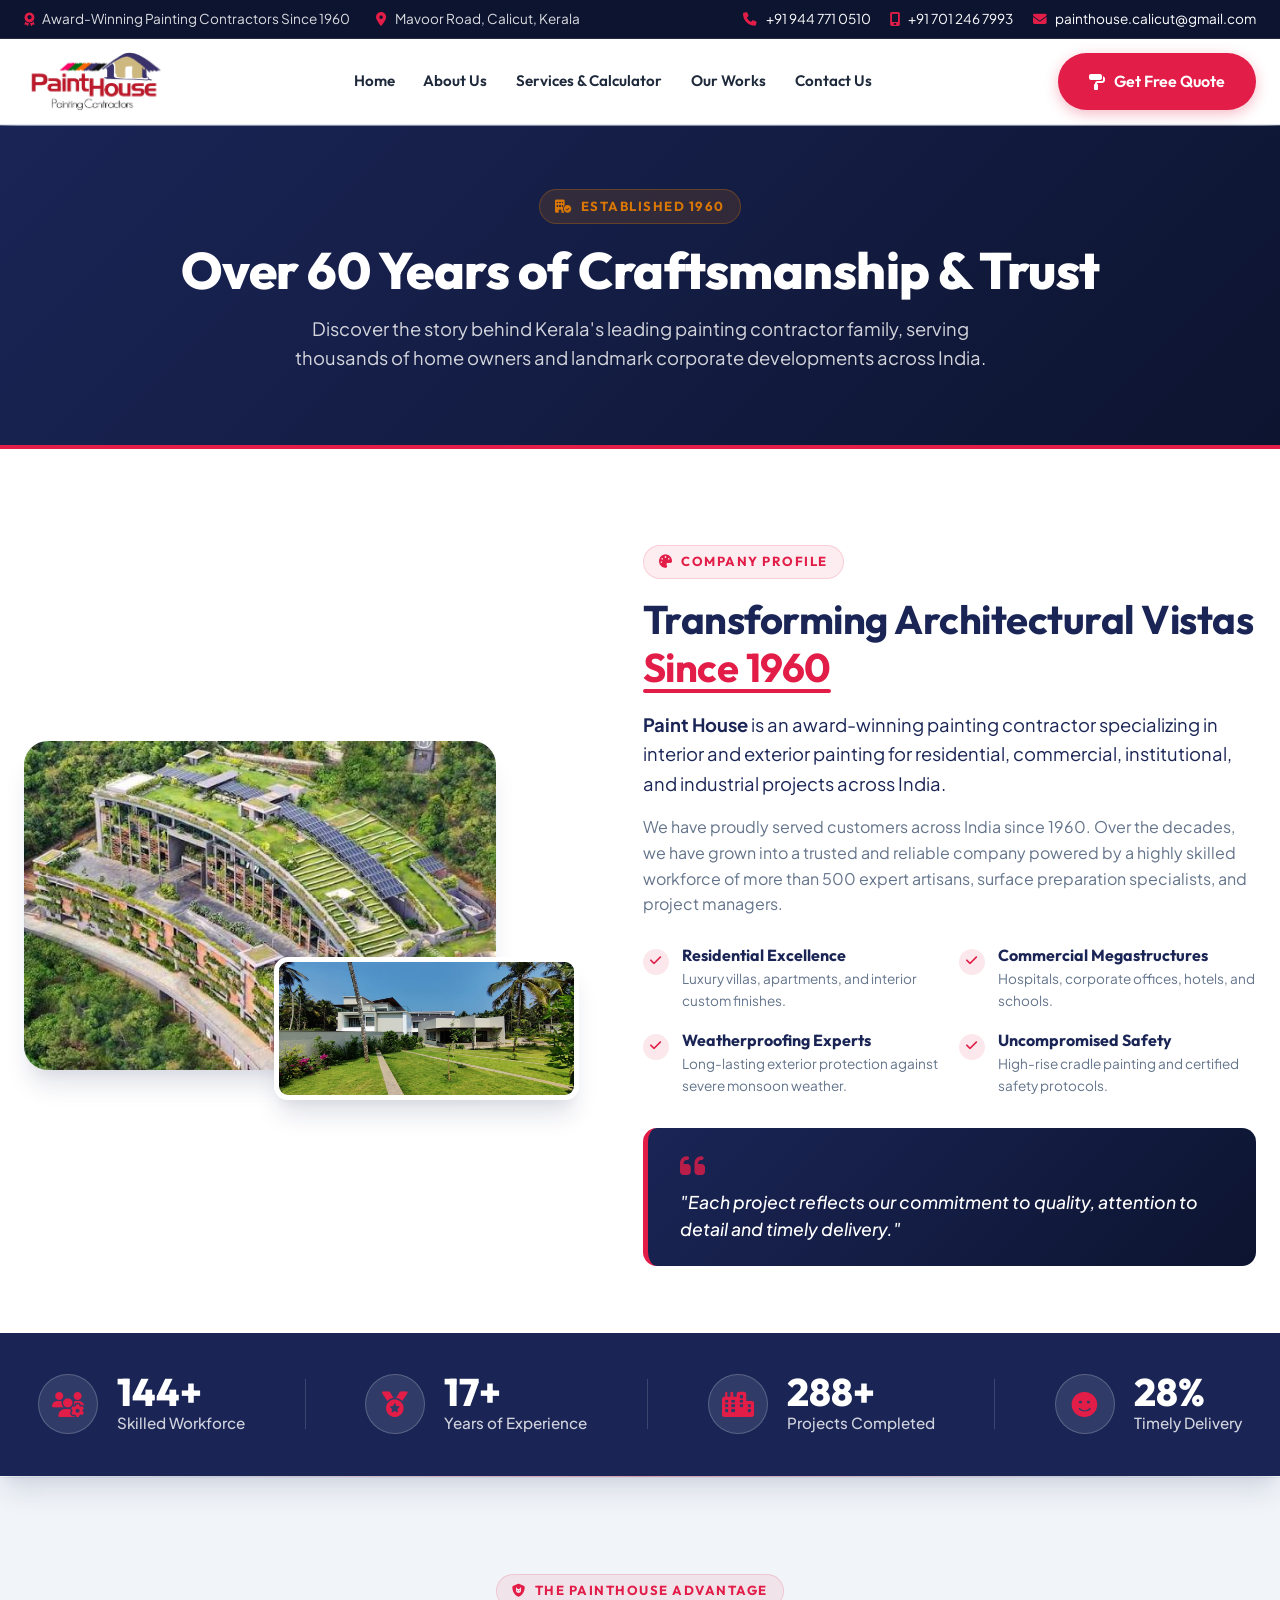
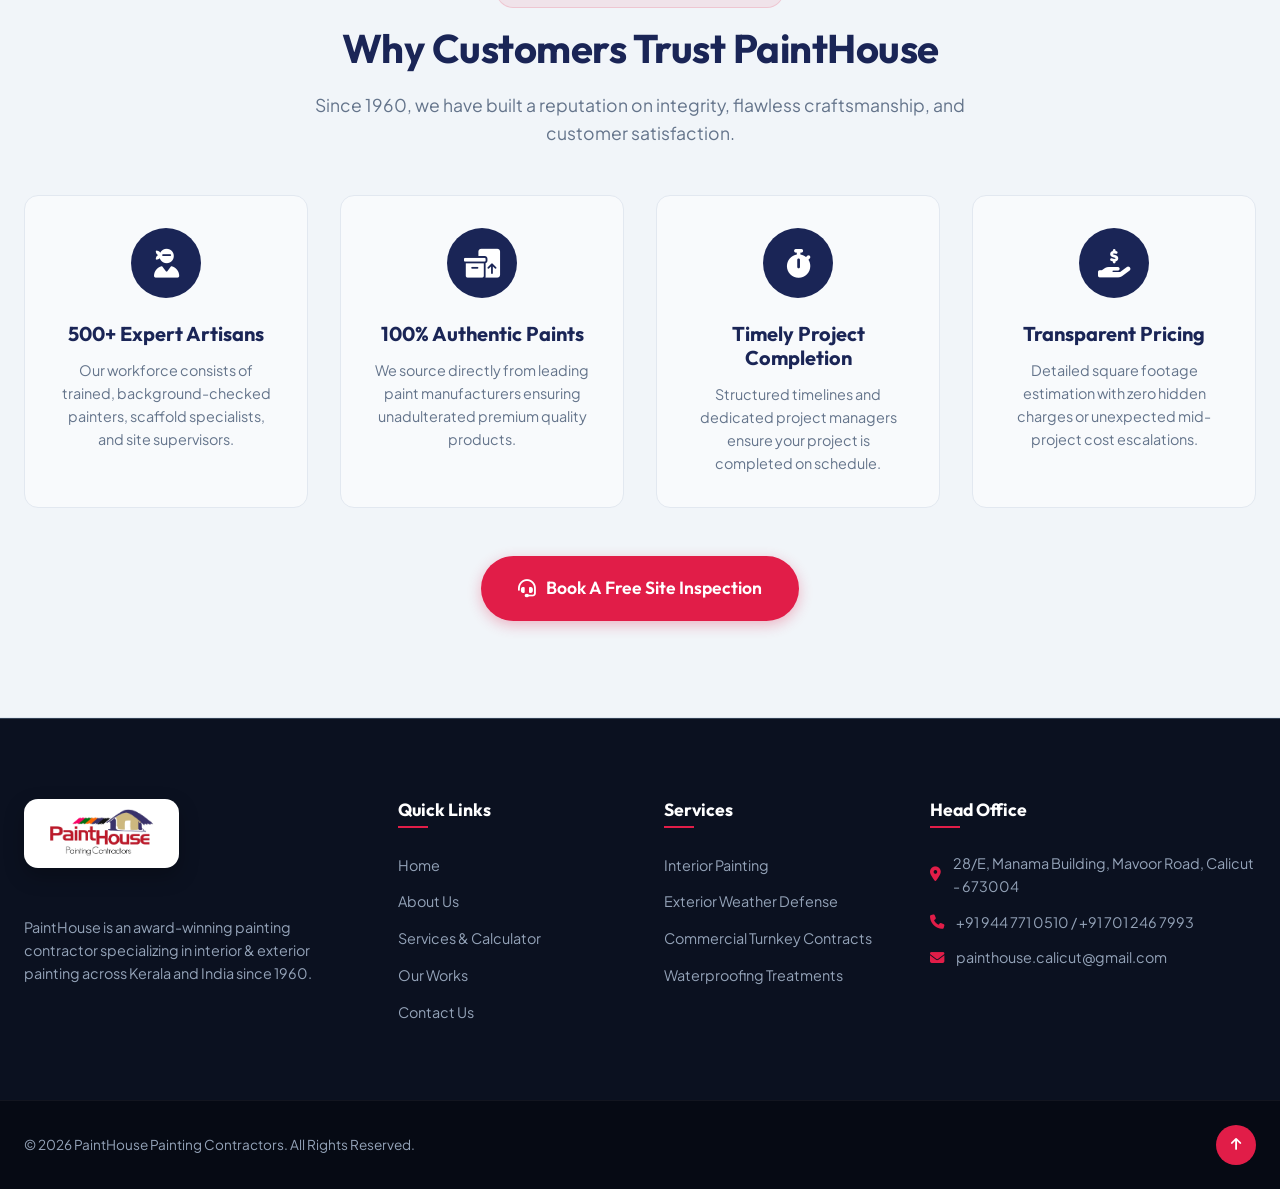
<file: about.html>
<!DOCTYPE html>
<html lang="en">

<head>
    <meta charset="UTF-8">
    <meta name="viewport" content="width=device-width, initial-scale=1.0">
    <title>About Us | PaintHouse Painting Contractors — Legacy Since 1960</title>
    <meta name="description"
        content="About PaintHouse Painting Contractors - Over 60 years of craftsmanship, trust, and excellence in painting residential and commercial landmarks across India since 1960.">
    <meta name="keywords"
        content="About PaintHouse, Painting Contractor History, Calicut Painters, Kerala Painting Experts, Paint House Legacy">
    <meta name="author" content="PaintHouse Painting Contractors">
    <meta name="robots" content="index, follow, max-image-preview:large, max-snippet:-1, max-video-preview:-1">
    <link rel="canonical" href="https://painthouse.net.in/about.html">

    <!-- Favicon / Tab Bar Logo -->
    <link rel="icon" type="image/png" href="images/logo.png">
    <link rel="apple-touch-icon" href="images/logo.png">
    <link rel="shortcut icon" href="images/logo.png">
    <link rel="manifest" href="site.webmanifest">
    <meta name="theme-color" content="#e63946">

    <!-- Local / Regional Geo SEO Tags -->
    <meta name="geo.region" content="IN-KL">
    <meta name="geo.placename" content="Calicut, Kozhikode, Kerala, India">
    <meta name="geo.position" content="11.258464;75.78166">
    <meta name="ICBM" content="11.258464, 75.78166">

    <!-- Open Graph Meta Tags -->
    <meta property="og:type" content="article">
    <meta property="og:site_name" content="PaintHouse Painting Contractors">
    <meta property="og:title" content="About Us | PaintHouse Painting Contractors — Legacy Since 1960">
    <meta property="og:description" content="Over 60 years of craftsmanship, trust, and excellence in residential and commercial painting across India.">
    <meta property="og:image" content="images/logo.png">
    <meta property="og:url" content="https://painthouse.net.in/about.html">
    <meta property="og:locale" content="en_IN">

    <!-- Twitter Card Meta Tags -->
    <meta name="twitter:card" content="summary_large_image">
    <meta name="twitter:title" content="About Us | PaintHouse Painting Contractors — Legacy Since 1960">
    <meta name="twitter:description" content="Over 60 years of craftsmanship and excellence in painting landmark projects across India.">
    <meta name="twitter:image" content="images/logo.png">

    <!-- Google Fonts -->
    <link rel="preconnect" href="https://fonts.googleapis.com">
    <link rel="preconnect" href="https://fonts.gstatic.com" crossorigin>
    <link
        href="https://fonts.googleapis.com/css2?family=Outfit:wght@300;400;500;600;700;800;900&family=Plus+Jakarta+Sans:wght@300;400;500;600;700;800&display=swap"
        rel="stylesheet">

    <!-- FontAwesome Icons -->
    <link rel="stylesheet" href="https://cdnjs.cloudflare.com/ajax/libs/font-awesome/6.4.0/css/all.min.css">

    <!-- Custom Stylesheet -->
    <link rel="stylesheet" href="styles.css">

    <!-- Structured Data JSON-LD Schemas -->
    <script type="application/ld+json">
    {
      "@context": "https://schema.org",
      "@type": "AboutPage",
      "name": "About PaintHouse Painting Contractors",
      "description": "Over 60 years of craftsmanship, trust, and excellence in painting residential and commercial landmarks across India since 1960.",
      "mainEntity": {
        "@type": "Organization",
        "name": "PaintHouse Painting Contractors",
        "foundingDate": "1960",
        "logo": "https://painthouse.net.in/images/logo.png",
        "url": "https://painthouse.net.in/"
      }
    }
    </script>
    <script type="application/ld+json">
    {
      "@context": "https://schema.org",
      "@type": "BreadcrumbList",
      "itemListElement": [{
        "@type": "ListItem",
        "position": 1,
        "name": "Home",
        "item": "https://painthouse.net.in/"
      },{
        "@type": "ListItem",
        "position": 2,
        "name": "About Us",
        "item": "https://painthouse.net.in/about.html"
      }]
    }
    </script>
</head>

<body>

    <!-- Top Announcement Bar -->
    <div class="top-bar">
        <div class="container top-bar-container">
            <div class="top-info">
                <span><i class="fa-solid fa-award"></i> Award-Winning Painting Contractors Since 1960</span>
                <span><i class="fa-solid fa-location-dot"></i> Mavoor Road, Calicut, Kerala</span>
            </div>
            <div class="top-contact">
                <a href="tel:9447710510"><i class="fa-solid fa-phone"></i> +91 944 771 0510</a>
                <a href="tel:7012467993"><i class="fa-solid fa-mobile-screen"></i> +91 701 246 7993</a>
                <a href="mailto:painthouse.calicut@gmail.com"><i class="fa-solid fa-envelope"></i>
                    painthouse.calicut@gmail.com</a>
            </div>
        </div>
    </div>

    <!-- Main Header Navigation -->
    <header class="navbar-header" id="navbar">
        <div class="container navbar-container">
            <a href="index.html" class="brand-logo" aria-label="PaintHouse Painting Contractors">
                <img src="images/logo.png" alt="PaintHouse Painting Contractors Logo" class="navbar-logo-img">
            </a>

            <!-- Navigation Links -->
            <nav class="nav-menu" id="navMenu">
                <a href="index.html" class="nav-link">Home</a>
                <a href="about.html" class="nav-link active">About Us</a>
                <a href="services.html" class="nav-link">Services & Calculator</a>
                <a href="projects.html" class="nav-link">Our Works</a>
                <a href="contact.html" class="nav-link">Contact Us</a>
                <a href="contact.html" class="btn btn-primary nav-mobile-cta">
                    <i class="fa-solid fa-paint-roller"></i> Get Free Quote
                </a>
            </nav>

            <!-- Header Action CTA -->
            <div class="header-actions">
                <a href="contact.html" class="btn btn-primary btn-glow header-cta-btn">
                    <i class="fa-solid fa-paint-roller"></i> Get Free Quote
                </a>
                <button class="mobile-toggle" id="mobileToggle" aria-label="Toggle navigation">
                    <i class="fa-solid fa-bars"></i>
                </button>
            </div>
        </div>
    </header>

    <!-- SUBPAGE HERO BANNER -->
    <section class="subpage-banner">
        <div class="container text-center">
            <div class="section-tag light-tag" style="justify-content: center;">
                <i class="fa-solid fa-building-circle-check"></i> ESTABLISHED 1960
            </div>
            <h1 class="subpage-title">Over 60 Years of Craftsmanship & Trust</h1>
            <p class="subpage-subtitle">
                Discover the story behind Kerala's leading painting contractor family, serving thousands of home owners and landmark corporate developments across India.
            </p>
        </div>
    </section>

    <!-- MAIN ABOUT US SECTION -->
    <section class="about-section section-white" id="about">
        <div class="container about-container">
            <div class="about-visual">
                <div class="visual-stack">
                    <div class="stack-image main-img-box">
                        <img src="images/malabar.jpg" alt="Malabar Headquarters Painting Project" class="rounded-img">
                    </div>
                    <div class="stack-image sub-img-box">
                        <img src="images/paragon.jpg" alt="Paragon House Interior Painting" class="rounded-img">
                    </div>
                </div>
            </div>

            <div class="about-content">
                <div class="section-tag">
                    <i class="fa-solid fa-palette"></i> COMPANY PROFILE
                </div>
                <h2 class="section-title">
                    Transforming Architectural Vistas <span class="highlight-text">Since 1960</span>
                </h2>

                <p class="about-lead">
                    <strong>Paint House</strong> is an award-winning painting contractor specializing in interior and
                    exterior painting for residential, commercial, institutional, and industrial projects across India.
                </p>

                <p class="about-description">
                    We have proudly served customers across India since 1960. Over the decades, we have grown into a
                    trusted and reliable company powered by a highly skilled workforce of more than 500 expert artisans, surface preparation specialists, and project managers.
                </p>

                <div class="about-highlights-grid">
                    <div class="highlight-item">
                        <div class="item-icon"><i class="fa-solid fa-check"></i></div>
                        <div>
                            <h4>Residential Excellence</h4>
                            <p>Luxury villas, apartments, and interior custom finishes.</p>
                        </div>
                    </div>

                    <div class="highlight-item">
                        <div class="item-icon"><i class="fa-solid fa-check"></i></div>
                        <div>
                            <h4>Commercial Megastructures</h4>
                            <p>Hospitals, corporate offices, hotels, and schools.</p>
                        </div>
                    </div>

                    <div class="highlight-item">
                        <div class="item-icon"><i class="fa-solid fa-check"></i></div>
                        <div>
                            <h4>Weatherproofing Experts</h4>
                            <p>Long-lasting exterior protection against severe monsoon weather.</p>
                        </div>
                    </div>

                    <div class="highlight-item">
                        <div class="item-icon"><i class="fa-solid fa-check"></i></div>
                        <div>
                            <h4>Uncompromised Safety</h4>
                            <p>High-rise cradle painting and certified safety protocols.</p>
                        </div>
                    </div>
                </div>

                <div class="brochure-quote-box">
                    <i class="fa-solid fa-quote-left quote-icon"></i>
                    <p class="quote-text">
                        "Each project reflects our commitment to quality, attention to detail and timely delivery."
                    </p>
                </div>
            </div>
        </div>
    </section>

    <!-- STATS COUNTER BAR -->
    <div class="section-divider"></div>
    <section class="stats-bar-section">
        <div class="container stats-container">
            <div class="stat-card">
                <div class="stat-icon-wrap">
                    <i class="fa-solid fa-users-gear"></i>
                </div>
                <div class="stat-info">
                    <h3 class="stat-number" data-target="500">500+</h3>
                    <p class="stat-label">Skilled Workforce</p>
                </div>
            </div>

            <div class="stat-divider"></div>

            <div class="stat-card">
                <div class="stat-icon-wrap">
                    <i class="fa-solid fa-medal"></i>
                </div>
                <div class="stat-info">
                    <h3 class="stat-number" data-target="60">60+</h3>
                    <p class="stat-label">Years of Experience</p>
                </div>
            </div>

            <div class="stat-divider"></div>

            <div class="stat-card">
                <div class="stat-icon-wrap">
                    <i class="fa-solid fa-city"></i>
                </div>
                <div class="stat-info">
                    <h3 class="stat-number" data-target="1000">1000+</h3>
                    <p class="stat-label">Projects Completed</p>
                </div>
            </div>

            <div class="stat-divider"></div>

            <div class="stat-card">
                <div class="stat-icon-wrap">
                    <i class="fa-solid fa-face-smile"></i>
                </div>
                <div class="stat-info">
                    <h3 class="stat-number" data-target="100">100%</h3>
                    <p class="stat-label">Timely Delivery</p>
                </div>
            </div>
        </div>
    </section>
    <div class="section-divider"></div>

    <!-- WHY CHOOSE US SECTION -->
    <section class="why-section section-tint">
        <div class="container">
            <div class="section-header text-center">
                <div class="section-tag">
                    <i class="fa-solid fa-shield-cat"></i> THE PAINTHOUSE ADVANTAGE
                </div>
                <h2 class="section-title">Why Customers Trust PaintHouse</h2>
                <p class="section-subtitle">Since 1960, we have built a reputation on integrity, flawless craftsmanship,
                    and customer satisfaction.</p>
            </div>

            <div class="features-grid">
                <div class="feature-box">
                    <div class="feature-icon">
                        <i class="fa-solid fa-user-ninja"></i>
                    </div>
                    <h3>500+ Expert Artisans</h3>
                    <p>Our workforce consists of trained, background-checked painters, scaffold specialists, and site supervisors.</p>
                </div>

                <div class="feature-box">
                    <div class="feature-icon">
                        <i class="fa-solid fa-boxes-packing"></i>
                    </div>
                    <h3>100% Authentic Paints</h3>
                    <p>We source directly from leading paint manufacturers ensuring unadulterated premium quality products.</p>
                </div>

                <div class="feature-box">
                    <div class="feature-icon">
                        <i class="fa-solid fa-stopwatch"></i>
                    </div>
                    <h3>Timely Project Completion</h3>
                    <p>Structured timelines and dedicated project managers ensure your project is completed on schedule.</p>
                </div>

                <div class="feature-box">
                    <div class="feature-icon">
                        <i class="fa-solid fa-hand-holding-dollar"></i>
                    </div>
                    <h3>Transparent Pricing</h3>
                    <p>Detailed square footage estimation with zero hidden charges or unexpected mid-project cost escalations.</p>
                </div>
            </div>

            <div class="text-center" style="margin-top: 3rem;">
                <a href="contact.html" class="btn btn-primary btn-lg">
                    <i class="fa-solid fa-headset"></i> Book A Free Site Inspection
                </a>
            </div>
        </div>
    </section>

    <!-- FOOTER SECTION -->
    <footer class="main-footer">
        <div class="container footer-container">
            <div class="footer-brand">
                <div class="footer-logo-wrap">
                    <img src="images/logo.png" alt="PaintHouse Logo" class="footer-logo-img">
                </div>
                <p class="footer-desc">
                    PaintHouse is an award-winning painting contractor specializing in interior & exterior painting across Kerala and India since 1960.
                </p>
            </div>

            <div class="footer-col">
                <h4>Quick Links</h4>
                <ul class="footer-links">
                    <li><a href="index.html">Home</a></li>
                    <li><a href="about.html">About Us</a></li>
                    <li><a href="services.html">Services & Calculator</a></li>
                    <li><a href="projects.html">Our Works</a></li>
                    <li><a href="contact.html">Contact Us</a></li>
                </ul>
            </div>

            <div class="footer-col">
                <h4>Services</h4>
                <ul class="footer-links">
                    <li><a href="services.html">Interior Painting</a></li>
                    <li><a href="services.html">Exterior Weather Defense</a></li>
                    <li><a href="services.html">Commercial Turnkey Contracts</a></li>
                    <li><a href="services.html">Waterproofing Treatments</a></li>
                </ul>
            </div>

            <div class="footer-col">
                <h4>Head Office</h4>
                <div class="footer-contact-item">
                    <i class="fa-solid fa-location-dot"></i>
                    <span>28/E, Manama Building, Mavoor Road, Calicut - 673004</span>
                </div>
                <div class="footer-contact-item">
                    <i class="fa-solid fa-phone"></i>
                    <span>+91 944 771 0510 / +91 701 246 7993</span>
                </div>
                <div class="footer-contact-item">
                    <i class="fa-solid fa-envelope"></i>
                    <span>painthouse.calicut@gmail.com</span>
                </div>
            </div>
        </div>

        <div class="footer-bottom">
            <div class="container footer-bottom-content">
                <p>&copy; <span id="year">2026</span> PaintHouse Painting Contractors. All Rights Reserved.</p>
                <a href="#navbar" class="scroll-top-btn" aria-label="Scroll to top"><i class="fa-solid fa-arrow-up"></i></a>
            </div>
        </div>
    </footer>

    <!-- Toast Notifications -->
    <div class="toast-container" id="toastContainer"></div>

    <!-- Custom Script -->
    <script src="script.js"></script>
</body>

</html>
</file>
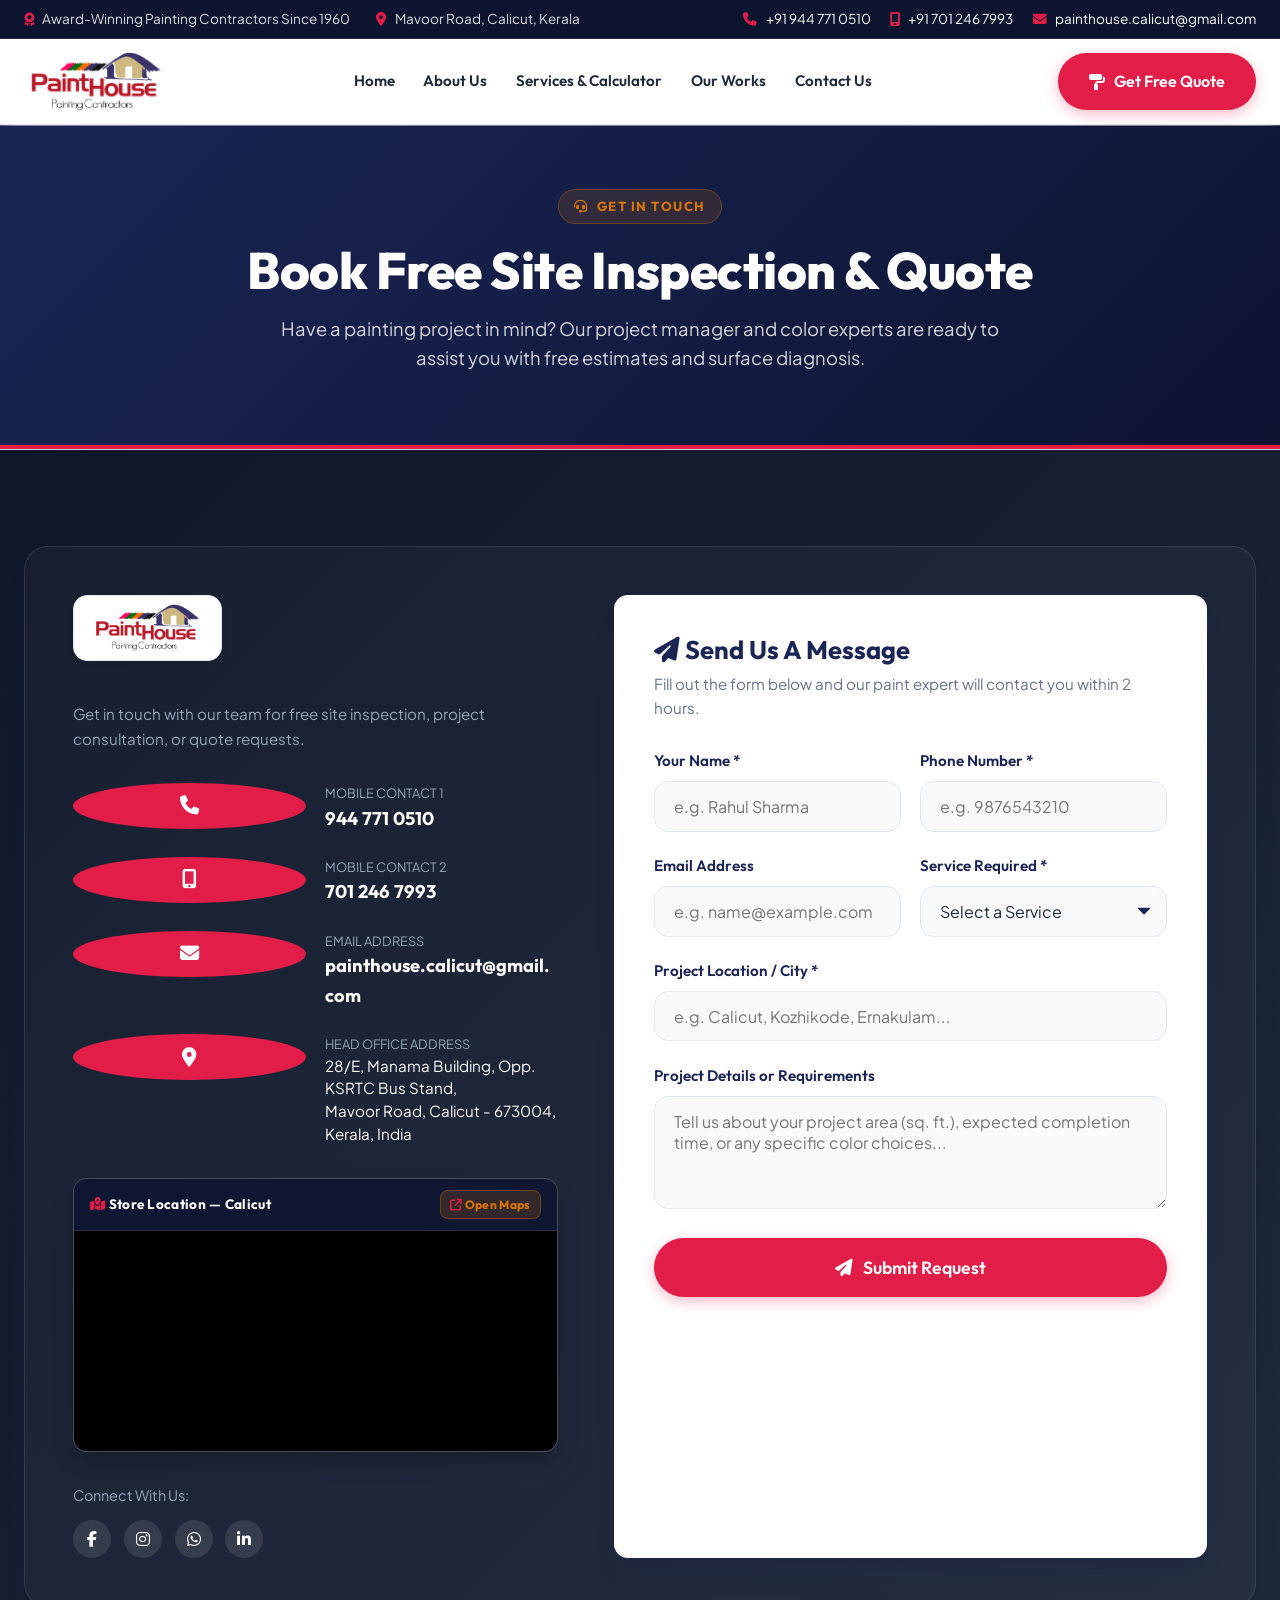
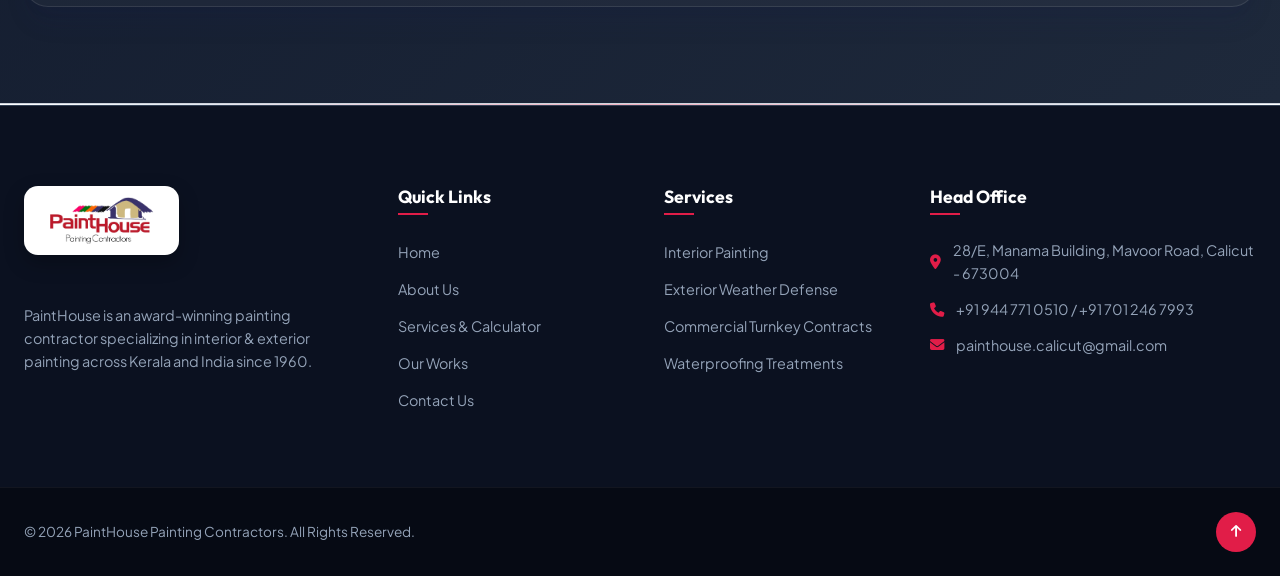
<file: contact.html>
<!DOCTYPE html>
<html lang="en">

<head>
    <meta charset="UTF-8">
    <meta name="viewport" content="width=device-width, initial-scale=1.0">
    <title>Contact Us | PaintHouse Painting Contractors Calicut</title>
    <meta name="description"
        content="Contact PaintHouse Painting Contractors in Calicut Kerala - Call +91 944 771 0510 or send an inquiry for free site inspection, project estimates, and consultation.">
    <meta name="keywords"
        content="Contact PaintHouse, Calicut Painting Contractors Phone Number, Paint House Mavoor Road Address, Painting Consultation Calicut">
    <meta name="author" content="PaintHouse Painting Contractors">
    <meta name="robots" content="index, follow, max-image-preview:large, max-snippet:-1, max-video-preview:-1">
    <link rel="canonical" href="https://painthouse.net.in/contact.html">

    <!-- Favicon / Tab Bar Logo -->
    <link rel="icon" type="image/png" href="images/logo.png">
    <link rel="apple-touch-icon" href="images/logo.png">
    <link rel="shortcut icon" href="images/logo.png">
    <link rel="manifest" href="site.webmanifest">
    <meta name="theme-color" content="#e63946">

    <!-- Local / Regional Geo SEO Tags -->
    <meta name="geo.region" content="IN-KL">
    <meta name="geo.placename" content="Calicut, Kozhikode, Kerala, India">
    <meta name="geo.position" content="11.258464;75.78166">
    <meta name="ICBM" content="11.258464, 75.78166">

    <!-- Open Graph Meta Tags -->
    <meta property="og:type" content="website">
    <meta property="og:site_name" content="PaintHouse Painting Contractors">
    <meta property="og:title" content="Contact Us | PaintHouse Painting Contractors Calicut">
    <meta property="og:description" content="Book a free site inspection or talk to our paint experts. Call +91 944 771 0510 or +91 701 246 7993.">
    <meta property="og:image" content="images/logo.png">
    <meta property="og:url" content="https://painthouse.net.in/contact.html">
    <meta property="og:locale" content="en_IN">

    <!-- Twitter Card Meta Tags -->
    <meta name="twitter:card" content="summary_large_image">
    <meta name="twitter:title" content="Contact Us | PaintHouse Painting Contractors Calicut">
    <meta name="twitter:description" content="Book a free site inspection or project consultation with PaintHouse in Calicut.">
    <meta name="twitter:image" content="images/logo.png">

    <!-- Google Fonts -->
    <link rel="preconnect" href="https://fonts.googleapis.com">
    <link rel="preconnect" href="https://fonts.gstatic.com" crossorigin>
    <link
        href="https://fonts.googleapis.com/css2?family=Outfit:wght@300;400;500;600;700;800;900&family=Plus+Jakarta+Sans:wght@300;400;500;600;700;800&display=swap"
        rel="stylesheet">

    <!-- FontAwesome Icons -->
    <link rel="stylesheet" href="https://cdnjs.cloudflare.com/ajax/libs/font-awesome/6.4.0/css/all.min.css">

    <!-- Custom Stylesheet -->
    <link rel="stylesheet" href="styles.css">

    <!-- Structured Data JSON-LD Schemas -->
    <script type="application/ld+json">
    {
      "@context": "https://schema.org",
      "@type": "ContactPage",
      "name": "Contact PaintHouse Painting Contractors",
      "description": "Contact PaintHouse Painting Contractors in Calicut Kerala - Call +91 944 771 0510 for free site inspection and estimates.",
      "mainEntity": {
        "@type": "PaintingContractor",
        "name": "PaintHouse Painting Contractors",
        "telephone": "+919447710510",
        "email": "painthouse.calicut@gmail.com",
        "address": {
          "@type": "PostalAddress",
          "streetAddress": "28/E, Manama Building, Mavoor Road",
          "addressLocality": "Calicut",
          "addressRegion": "Kerala",
          "postalCode": "673004",
          "addressCountry": "IN"
        }
      }
    }
    </script>
    <script type="application/ld+json">
    {
      "@context": "https://schema.org",
      "@type": "BreadcrumbList",
      "itemListElement": [{
        "@type": "ListItem",
        "position": 1,
        "name": "Home",
        "item": "https://painthouse.net.in/"
      },{
        "@type": "ListItem",
        "position": 2,
        "name": "Contact Us",
        "item": "https://painthouse.net.in/contact.html"
      }]
    }
    </script>
</head>

<body>

    <!-- Top Announcement Bar -->
    <div class="top-bar">
        <div class="container top-bar-container">
            <div class="top-info">
                <span><i class="fa-solid fa-award"></i> Award-Winning Painting Contractors Since 1960</span>
                <span><i class="fa-solid fa-location-dot"></i> Mavoor Road, Calicut, Kerala</span>
            </div>
            <div class="top-contact">
                <a href="tel:9447710510"><i class="fa-solid fa-phone"></i> +91 944 771 0510</a>
                <a href="tel:7012467993"><i class="fa-solid fa-mobile-screen"></i> +91 701 246 7993</a>
                <a href="mailto:painthouse.calicut@gmail.com"><i class="fa-solid fa-envelope"></i>
                    painthouse.calicut@gmail.com</a>
            </div>
        </div>
    </div>

    <!-- Main Header Navigation -->
    <header class="navbar-header" id="navbar">
        <div class="container navbar-container">
            <a href="index.html" class="brand-logo" aria-label="PaintHouse Painting Contractors">
                <img src="images/logo.png" alt="PaintHouse Painting Contractors Logo" class="navbar-logo-img">
            </a>

            <!-- Navigation Links -->
            <nav class="nav-menu" id="navMenu">
                <a href="index.html" class="nav-link">Home</a>
                <a href="about.html" class="nav-link">About Us</a>
                <a href="services.html" class="nav-link">Services & Calculator</a>
                <a href="projects.html" class="nav-link">Our Works</a>
                <a href="contact.html" class="nav-link active">Contact Us</a>
                <a href="contact.html" class="btn btn-primary nav-mobile-cta">
                    <i class="fa-solid fa-paint-roller"></i> Get Free Quote
                </a>
            </nav>

            <!-- Header Action CTA -->
            <div class="header-actions">
                <a href="contact.html" class="btn btn-primary btn-glow header-cta-btn">
                    <i class="fa-solid fa-paint-roller"></i> Get Free Quote
                </a>
                <button class="mobile-toggle" id="mobileToggle" aria-label="Toggle navigation">
                    <i class="fa-solid fa-bars"></i>
                </button>
            </div>
        </div>
    </header>

    <!-- SUBPAGE HERO BANNER -->
    <section class="subpage-banner">
        <div class="container text-center">
            <div class="section-tag light-tag" style="justify-content: center;">
                <i class="fa-solid fa-headset"></i> GET IN TOUCH
            </div>
            <h1 class="subpage-title">Book Free Site Inspection & Quote</h1>
            <p class="subpage-subtitle">
                Have a painting project in mind? Our project manager and color experts are ready to assist you with free estimates and surface diagnosis.
            </p>
        </div>
    </section>

    <!-- CONTACT US SECTION -->
    <section class="contact-section section-tint" id="contact">
        <div class="container">
            <div class="contact-card-layout">
                <!-- Left Details Box -->
                <div class="contact-info-panel">
                    <div class="panel-header">
                        <div class="panel-logo-wrap">
                            <img src="images/logo.png" alt="PaintHouse Painting Contractors Logo"
                                class="panel-logo-img">
                        </div>
                        <p class="panel-desc">Get in touch with our team for free site inspection, project consultation,
                            or quote requests.</p>
                    </div>

                    <div class="info-items-list">
                        <!-- Mobile 1 -->
                        <div class="info-item">
                            <div class="item-icon-wrap">
                                <i class="fa-solid fa-phone"></i>
                            </div>
                            <div>
                                <small>Mobile Contact 1</small>
                                <a href="tel:9447710510" class="info-link">944 771 0510</a>
                            </div>
                        </div>

                        <!-- Mobile 2 -->
                        <div class="info-item">
                            <div class="item-icon-wrap">
                                <i class="fa-solid fa-mobile-screen-button"></i>
                            </div>
                            <div>
                                <small>Mobile Contact 2</small>
                                <a href="tel:7012467993" class="info-link">701 246 7993</a>
                            </div>
                        </div>

                        <!-- Email -->
                        <div class="info-item">
                            <div class="item-icon-wrap">
                                <i class="fa-solid fa-envelope"></i>
                            </div>
                            <div>
                                <small>Email Address</small>
                                <a href="mailto:painthouse.calicut@gmail.com"
                                    class="info-link">painthouse.calicut@gmail.com</a>
                            </div>
                        </div>

                        <!-- Address -->
                        <div class="info-item">
                            <div class="item-icon-wrap">
                                <i class="fa-solid fa-location-dot"></i>
                            </div>
                            <div>
                                <small>Head Office Address</small>
                                <address class="address-text">
                                    28/E, Manama Building, Opp. KSRTC Bus Stand,<br>
                                    Mavoor Road, Calicut - 673004,<br>
                                    Kerala, India
                                </address>
                            </div>
                        </div>
                    </div>

                    <!-- Embedded Google Map Box -->
                    <div class="map-card-box">
                        <div class="map-card-header">
                            <span><i class="fa-solid fa-map-location-dot"></i> Store Location — Calicut</span>
                            <a href="https://maps.google.com/?q=Paint+House+Calicut" target="_blank" rel="noopener" class="map-open-link" title="Open in Google Maps">
                                <i class="fa-solid fa-arrow-up-right-from-square"></i> Open Maps
                            </a>
                        </div>
                        <div class="map-frame-wrapper">
                            <iframe src="https://www.google.com/maps/embed?pb=!1m18!1m12!1m3!1d3913.040052198917!2d75.78166!3d11.258464!2m3!1f0!2f0!3f0!3m2!1i1024!2i768!4f13.1!3m3!1m2!1s0x3ba6593788d5f9ab%3A0x29664ce7d888027c!2sPaint%20House!5e0!3m2!1sen!2sin!4v1788526236057!5m2!1sen!2sin"
                                class="google-map-iframe" allowfullscreen="" loading="lazy" referrerpolicy="strict-origin-when-cross-origin" title="Paint House Calicut Google Maps Location"></iframe>
                        </div>
                    </div>

                    <div class="social-links-box">
                        <span>Connect With Us:</span>
                        <div class="social-icons">
                            <a href="#" aria-label="Facebook"><i class="fa-brands fa-facebook-f"></i></a>
                            <a href="#" aria-label="Instagram"><i class="fa-brands fa-instagram"></i></a>
                            <a href="#" aria-label="WhatsApp"><i class="fa-brands fa-whatsapp"></i></a>
                            <a href="#" aria-label="LinkedIn"><i class="fa-brands fa-linkedin-in"></i></a>
                        </div>
                    </div>
                </div>

                <!-- Right Interactive Form -->
                <div class="contact-form-panel">
                    <h3><i class="fa-solid fa-paper-plane"></i> Send Us A Message</h3>
                    <p>Fill out the form below and our paint expert will contact you within 2 hours.</p>

                    <form id="contactForm" class="contact-form">
                        <div class="form-row">
                            <div class="form-group">
                                <label for="fullName">Your Name *</label>
                                <input type="text" id="fullName" name="Full Name" placeholder="e.g. Rahul Sharma" required>
                            </div>

                            <div class="form-group">
                                <label for="phoneNum">Phone Number *</label>
                                <input type="tel" id="phoneNum" name="Phone Number" placeholder="e.g. 9876543210" required>
                            </div>
                        </div>

                        <div class="form-row">
                            <div class="form-group">
                                <label for="emailAddr">Email Address</label>
                                <input type="email" id="emailAddr" name="Email" placeholder="e.g. name@example.com">
                            </div>

                            <div class="form-group">
                                <label for="serviceType">Service Required *</label>
                                <select id="serviceType" name="Service Required" required>
                                    <option value="" disabled selected>Select a Service</option>
                                    <option value="Residential Interior">Residential Interior Painting</option>
                                    <option value="Exterior Painting">Exterior Weatherproofing</option>
                                    <option value="Commercial Project">Commercial / Industrial Contract</option>
                                    <option value="Waterproofing">Waterproofing Solution</option>
                                    <option value="Decorative Texture">Decorative Texture & Stucco</option>
                                </select>
                            </div>
                        </div>

                        <div class="form-group">
                            <label for="projectLoc">Project Location / City *</label>
                            <input type="text" id="projectLoc" name="Project Location" placeholder="e.g. Calicut, Kozhikode, Ernakulam..."
                                required>
                        </div>

                        <div class="form-group">
                            <label for="messageText">Project Details or Requirements</label>
                            <textarea id="messageText" name="Project Details" rows="4"
                                placeholder="Tell us about your project area (sq. ft.), expected completion time, or any specific color choices..."></textarea>
                        </div>

                        <button type="submit" class="btn btn-primary btn-block btn-lg">
                            <i class="fa-solid fa-paper-plane"></i> Submit Request
                        </button>
                    </form>
                </div>
            </div>
        </div>
    </section>

    <!-- FOOTER SECTION -->
    <div class="section-divider"></div>
    <footer class="main-footer">
        <div class="container footer-container">
            <div class="footer-brand">
                <div class="footer-logo-wrap">
                    <img src="images/logo.png" alt="PaintHouse Logo" class="footer-logo-img">
                </div>
                <p class="footer-desc">
                    PaintHouse is an award-winning painting contractor specializing in interior & exterior painting across Kerala and India since 1960.
                </p>
            </div>

            <div class="footer-col">
                <h4>Quick Links</h4>
                <ul class="footer-links">
                    <li><a href="index.html">Home</a></li>
                    <li><a href="about.html">About Us</a></li>
                    <li><a href="services.html">Services & Calculator</a></li>
                    <li><a href="projects.html">Our Works</a></li>
                    <li><a href="contact.html">Contact Us</a></li>
                </ul>
            </div>

            <div class="footer-col">
                <h4>Services</h4>
                <ul class="footer-links">
                    <li><a href="services.html">Interior Painting</a></li>
                    <li><a href="services.html">Exterior Weather Defense</a></li>
                    <li><a href="services.html">Commercial Turnkey Contracts</a></li>
                    <li><a href="services.html">Waterproofing Treatments</a></li>
                </ul>
            </div>

            <div class="footer-col">
                <h4>Head Office</h4>
                <div class="footer-contact-item">
                    <i class="fa-solid fa-location-dot"></i>
                    <span>28/E, Manama Building, Mavoor Road, Calicut - 673004</span>
                </div>
                <div class="footer-contact-item">
                    <i class="fa-solid fa-phone"></i>
                    <span>+91 944 771 0510 / +91 701 246 7993</span>
                </div>
                <div class="footer-contact-item">
                    <i class="fa-solid fa-envelope"></i>
                    <span>painthouse.calicut@gmail.com</span>
                </div>
            </div>
        </div>

        <div class="footer-bottom">
            <div class="container footer-bottom-content">
                <p>&copy; <span id="year">2026</span> PaintHouse Painting Contractors. All Rights Reserved.</p>
                <a href="#navbar" class="scroll-top-btn" aria-label="Scroll to top"><i class="fa-solid fa-arrow-up"></i></a>
            </div>
        </div>
    </footer>

    <!-- Toast Notifications -->
    <div class="toast-container" id="toastContainer"></div>

    <!-- Custom Script -->
    <script src="script.js"></script>
</body>

</html>
</file>
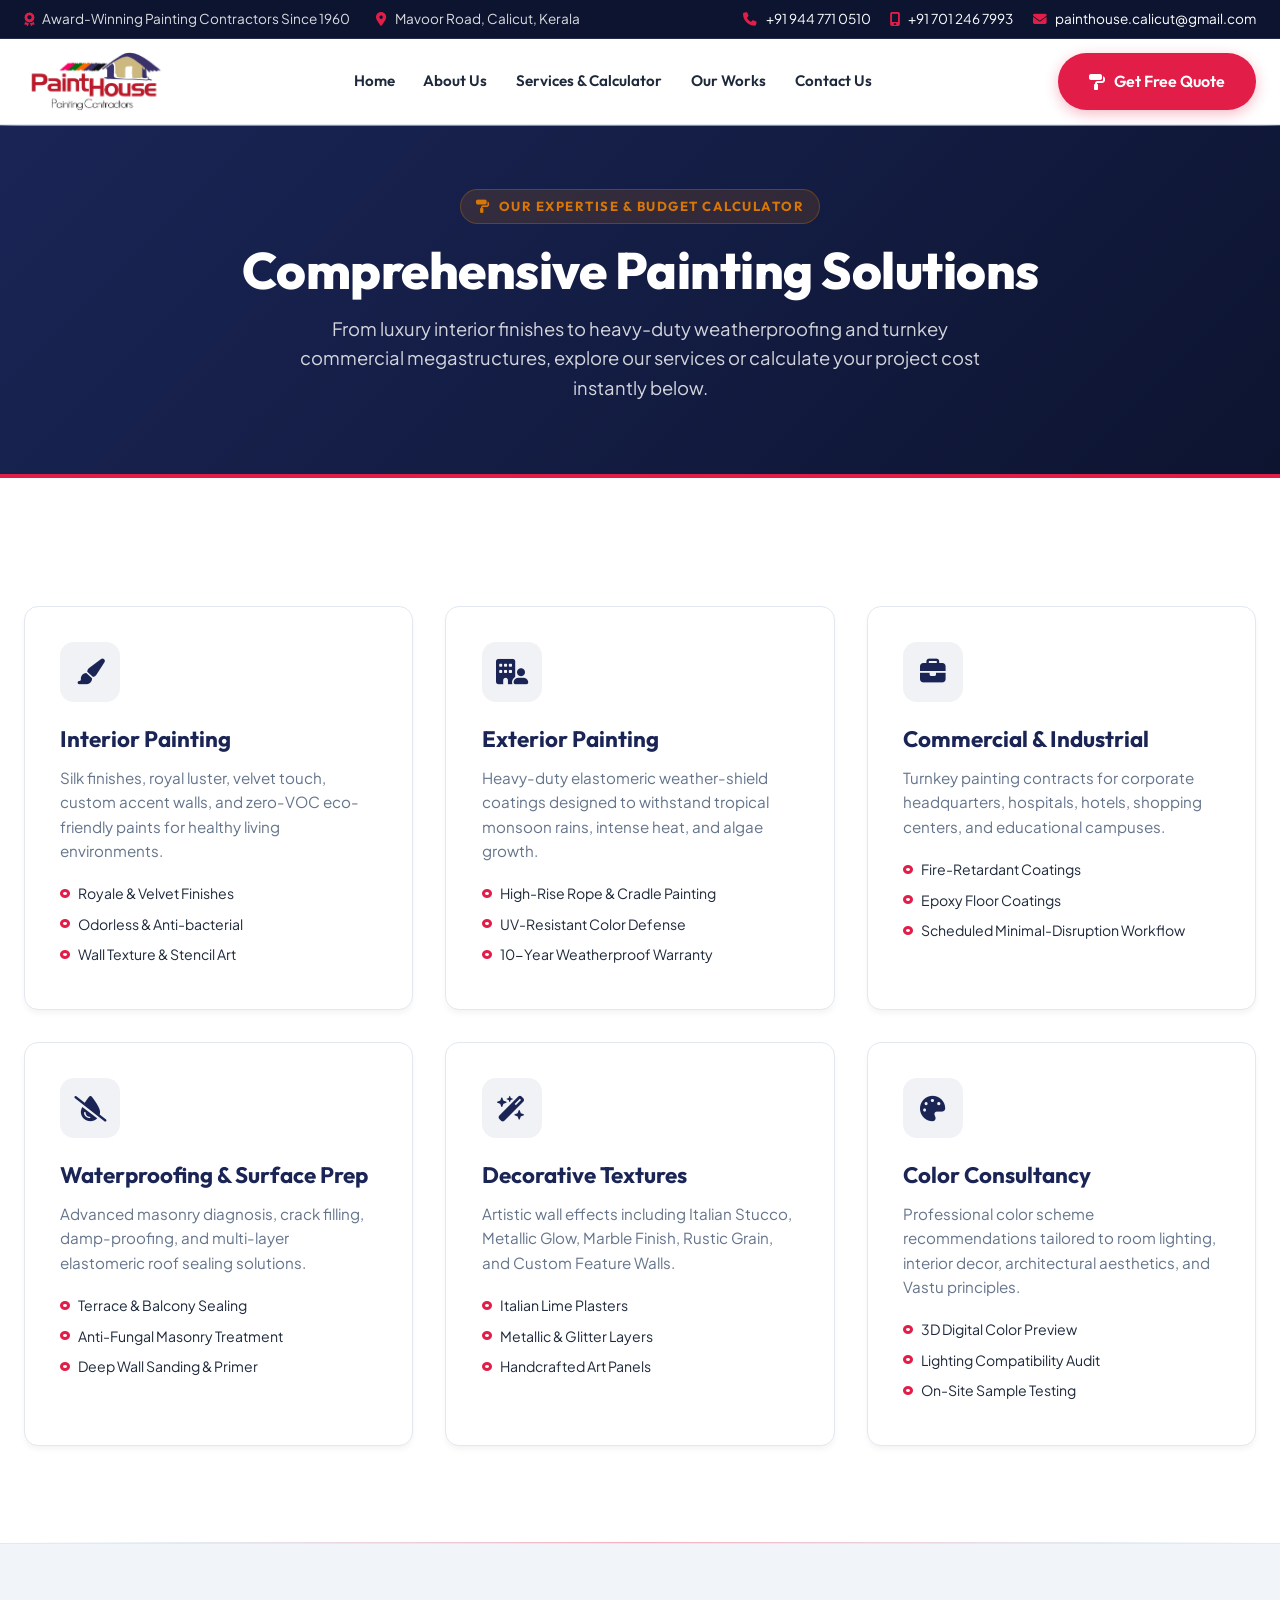
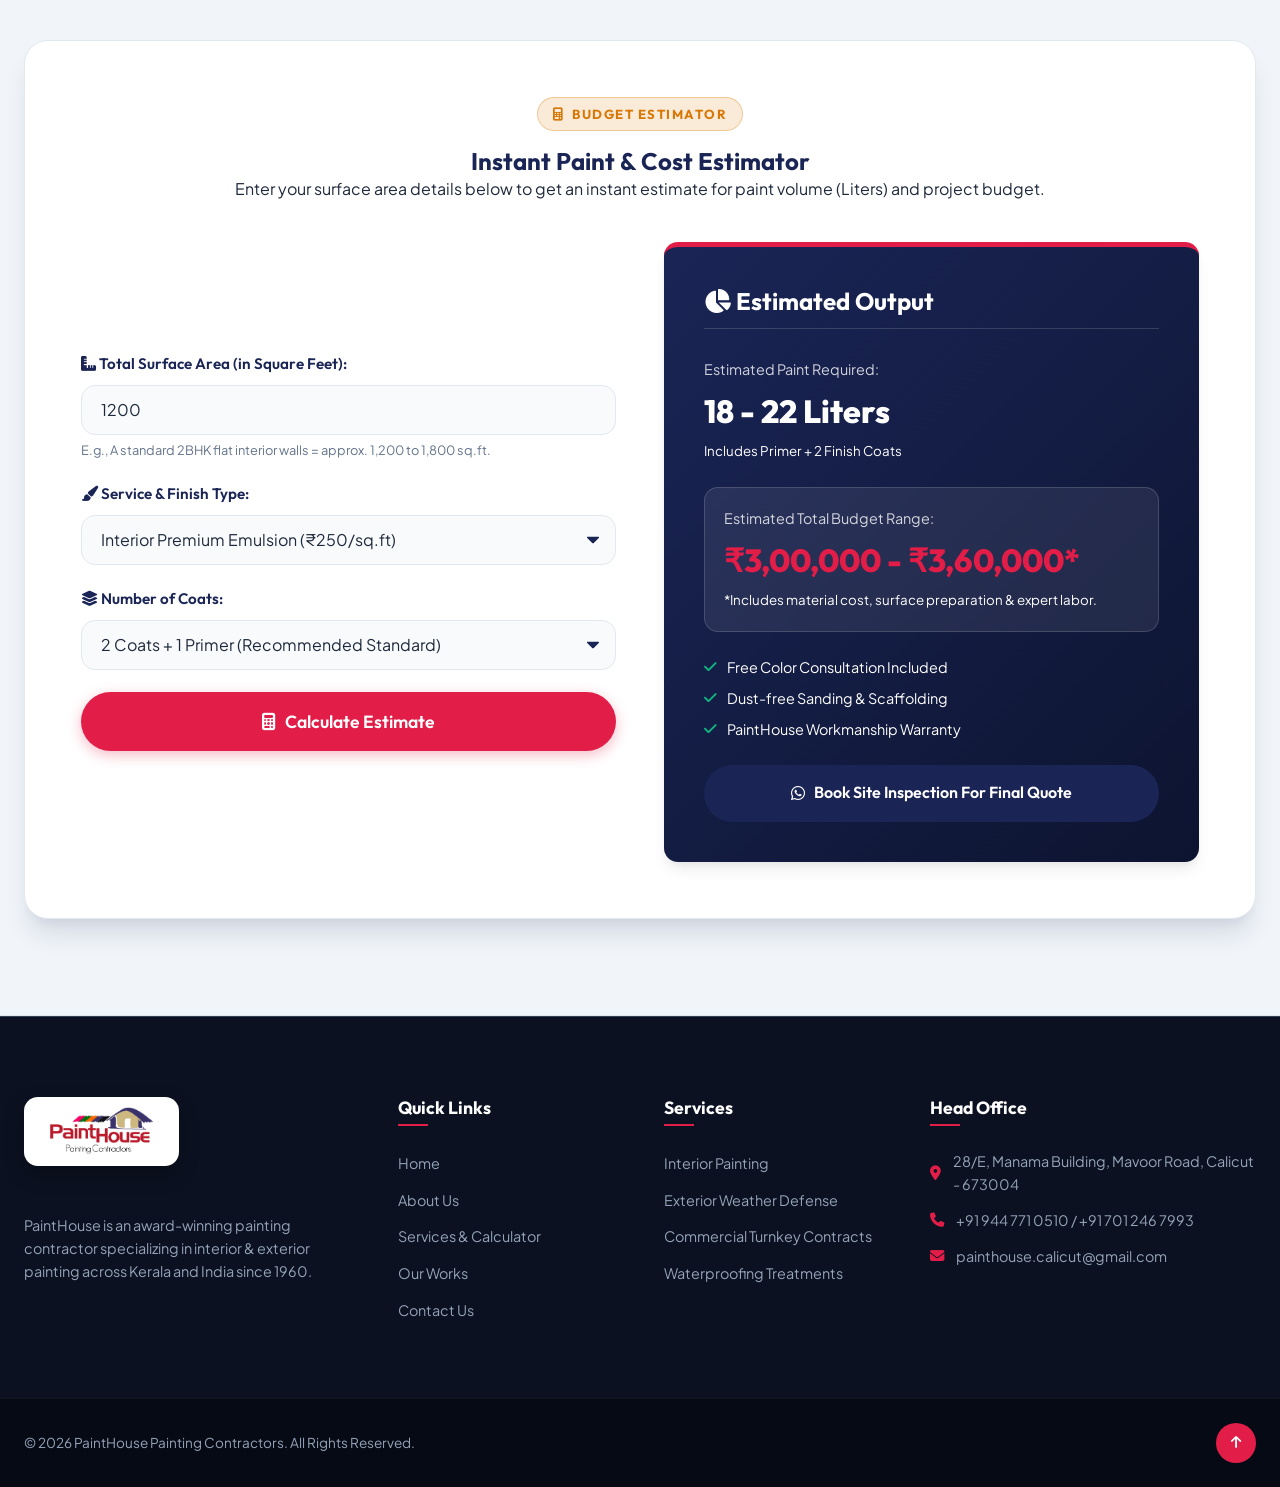
<file: services.html>
<!DOCTYPE html>
<html lang="en">

<head>
    <meta charset="UTF-8">
    <meta name="viewport" content="width=device-width, initial-scale=1.0">
    <title>Services & Paint Calculator | PaintHouse Painting Contractors</title>
    <meta name="description"
        content="PaintHouse Services & Budget Estimator - Professional interior, exterior, commercial painting, waterproofing, textures, and instant online paint volume & cost calculator.">
    <meta name="keywords"
        content="Painting Services, Paint Cost Calculator Kerala, Interior Painting Calicut, Exterior Waterproofing, Painting Cost Estimator">
    <meta name="author" content="PaintHouse Painting Contractors">
    <meta name="robots" content="index, follow, max-image-preview:large, max-snippet:-1, max-video-preview:-1">
    <link rel="canonical" href="https://painthouse.net.in/services.html">

    <!-- Favicon / Tab Bar Logo -->
    <link rel="icon" type="image/png" href="images/logo.png">
    <link rel="apple-touch-icon" href="images/logo.png">
    <link rel="shortcut icon" href="images/logo.png">
    <link rel="manifest" href="site.webmanifest">
    <meta name="theme-color" content="#e63946">

    <!-- Local / Regional Geo SEO Tags -->
    <meta name="geo.region" content="IN-KL">
    <meta name="geo.placename" content="Calicut, Kozhikode, Kerala, India">
    <meta name="geo.position" content="11.258464;75.78166">
    <meta name="ICBM" content="11.258464, 75.78166">

    <!-- Open Graph Meta Tags -->
    <meta property="og:type" content="website">
    <meta property="og:site_name" content="PaintHouse Painting Contractors">
    <meta property="og:title" content="Services & Paint Cost Calculator | PaintHouse Painting Contractors">
    <meta property="og:description" content="Calculate painting costs instantly & explore interior, exterior, commercial, and waterproofing services.">
    <meta property="og:image" content="images/logo.png">
    <meta property="og:url" content="https://painthouse.net.in/services.html">
    <meta property="og:locale" content="en_IN">

    <!-- Twitter Card Meta Tags -->
    <meta name="twitter:card" content="summary_large_image">
    <meta name="twitter:title" content="Services & Paint Cost Calculator | PaintHouse Painting Contractors">
    <meta name="twitter:description" content="Calculate paint quantity and estimate budget online for interior and exterior painting.">
    <meta name="twitter:image" content="images/logo.png">

    <!-- Google Fonts -->
    <link rel="preconnect" href="https://fonts.googleapis.com">
    <link rel="preconnect" href="https://fonts.gstatic.com" crossorigin>
    <link
        href="https://fonts.googleapis.com/css2?family=Outfit:wght@300;400;500;600;700;800;900&family=Plus+Jakarta+Sans:wght@300;400;500;600;700;800&display=swap"
        rel="stylesheet">

    <!-- FontAwesome Icons -->
    <link rel="stylesheet" href="https://cdnjs.cloudflare.com/ajax/libs/font-awesome/6.4.0/css/all.min.css">

    <!-- Custom Stylesheet -->
    <link rel="stylesheet" href="styles.css">

    <!-- Structured Data JSON-LD Schemas -->
    <script type="application/ld+json">
    {
      "@context": "https://schema.org",
      "@type": "Service",
      "serviceType": "Painting & Waterproofing Services",
      "provider": {
        "@type": "PaintingContractor",
        "name": "PaintHouse Painting Contractors",
        "url": "https://painthouse.net.in/"
      },
      "hasOfferCatalog": {
        "@type": "OfferCatalog",
        "name": "Painting Services",
        "itemListElement": [
          {
            "@type": "Offer",
            "itemOffered": {
              "@type": "Service",
              "name": "Interior Painting"
            }
          },
          {
            "@type": "Offer",
            "itemOffered": {
              "@type": "Service",
              "name": "Exterior Weather Defense Painting"
            }
          },
          {
            "@type": "Offer",
            "itemOffered": {
              "@type": "Service",
              "name": "Commercial & Industrial Contracts"
            }
          },
          {
            "@type": "Offer",
            "itemOffered": {
              "@type": "Service",
              "name": "Waterproofing & Surface Preparation"
            }
          }
        ]
      }
    }
    </script>
    <script type="application/ld+json">
    {
      "@context": "https://schema.org",
      "@type": "BreadcrumbList",
      "itemListElement": [{
        "@type": "ListItem",
        "position": 1,
        "name": "Home",
        "item": "https://painthouse.net.in/"
      },{
        "@type": "ListItem",
        "position": 2,
        "name": "Services & Calculator",
        "item": "https://painthouse.net.in/services.html"
      }]
    }
    </script>
</head>

<body>

    <!-- Top Announcement Bar -->
    <div class="top-bar">
        <div class="container top-bar-container">
            <div class="top-info">
                <span><i class="fa-solid fa-award"></i> Award-Winning Painting Contractors Since 1960</span>
                <span><i class="fa-solid fa-location-dot"></i> Mavoor Road, Calicut, Kerala</span>
            </div>
            <div class="top-contact">
                <a href="tel:9447710510"><i class="fa-solid fa-phone"></i> +91 944 771 0510</a>
                <a href="tel:7012467993"><i class="fa-solid fa-mobile-screen"></i> +91 701 246 7993</a>
                <a href="mailto:painthouse.calicut@gmail.com"><i class="fa-solid fa-envelope"></i>
                    painthouse.calicut@gmail.com</a>
            </div>
        </div>
    </div>

    <!-- Main Header Navigation -->
    <header class="navbar-header" id="navbar">
        <div class="container navbar-container">
            <a href="index.html" class="brand-logo" aria-label="PaintHouse Painting Contractors">
                <img src="images/logo.png" alt="PaintHouse Painting Contractors Logo" class="navbar-logo-img">
            </a>

            <!-- Navigation Links -->
            <nav class="nav-menu" id="navMenu">
                <a href="index.html" class="nav-link">Home</a>
                <a href="about.html" class="nav-link">About Us</a>
                <a href="services.html" class="nav-link active">Services & Calculator</a>
                <a href="projects.html" class="nav-link">Our Works</a>
                <a href="contact.html" class="nav-link">Contact Us</a>
                <a href="contact.html" class="btn btn-primary nav-mobile-cta">
                    <i class="fa-solid fa-paint-roller"></i> Get Free Quote
                </a>
            </nav>

            <!-- Header Action CTA -->
            <div class="header-actions">
                <a href="contact.html" class="btn btn-primary btn-glow header-cta-btn">
                    <i class="fa-solid fa-paint-roller"></i> Get Free Quote
                </a>
                <button class="mobile-toggle" id="mobileToggle" aria-label="Toggle navigation">
                    <i class="fa-solid fa-bars"></i>
                </button>
            </div>
        </div>
    </header>

    <!-- SUBPAGE HERO BANNER -->
    <section class="subpage-banner">
        <div class="container text-center">
            <div class="section-tag light-tag" style="justify-content: center;">
                <i class="fa-solid fa-paint-roller"></i> OUR EXPERTISE & BUDGET CALCULATOR
            </div>
            <h1 class="subpage-title">Comprehensive Painting Solutions</h1>
            <p class="subpage-subtitle">
                From luxury interior finishes to heavy-duty weatherproofing and turnkey commercial megastructures, explore our services or calculate your project cost instantly below.
            </p>
        </div>
    </section>

    <!-- ALL 6 SERVICES SECTION -->
    <section class="services-section section-white" id="services">
        <div class="container">
            <div class="services-grid">
                <!-- Service 1 -->
                <div class="service-card">
                    <div class="card-icon-box">
                        <i class="fa-solid fa-paint-brush"></i>
                    </div>
                    <h3>Interior Painting</h3>
                    <p>Silk finishes, royal luster, velvet touch, custom accent walls, and zero-VOC eco-friendly paints for healthy living environments.</p>
                    <ul class="service-list">
                        <li><i class="fa-solid fa-circle-dot"></i> Royale & Velvet Finishes</li>
                        <li><i class="fa-solid fa-circle-dot"></i> Odorless & Anti-bacterial</li>
                        <li><i class="fa-solid fa-circle-dot"></i> Wall Texture & Stencil Art</li>
                    </ul>
                </div>

                <!-- Service 2 -->
                <div class="service-card">
                    <div class="card-icon-box">
                        <i class="fa-solid fa-building-user"></i>
                    </div>
                    <h3>Exterior Painting</h3>
                    <p>Heavy-duty elastomeric weather-shield coatings designed to withstand tropical monsoon rains, intense heat, and algae growth.</p>
                    <ul class="service-list">
                        <li><i class="fa-solid fa-circle-dot"></i> High-Rise Rope & Cradle Painting</li>
                        <li><i class="fa-solid fa-circle-dot"></i> UV-Resistant Color Defense</li>
                        <li><i class="fa-solid fa-circle-dot"></i> 10-Year Weatherproof Warranty</li>
                    </ul>
                </div>

                <!-- Service 3 -->
                <div class="service-card">
                    <div class="card-icon-box">
                        <i class="fa-solid fa-briefcase"></i>
                    </div>
                    <h3>Commercial & Industrial</h3>
                    <p>Turnkey painting contracts for corporate headquarters, hospitals, hotels, shopping centers, and educational campuses.</p>
                    <ul class="service-list">
                        <li><i class="fa-solid fa-circle-dot"></i> Fire-Retardant Coatings</li>
                        <li><i class="fa-solid fa-circle-dot"></i> Epoxy Floor Coatings</li>
                        <li><i class="fa-solid fa-circle-dot"></i> Scheduled Minimal-Disruption Workflow</li>
                    </ul>
                </div>

                <!-- Service 4 -->
                <div class="service-card">
                    <div class="card-icon-box">
                        <i class="fa-solid fa-droplet-slash"></i>
                    </div>
                    <h3>Waterproofing & Surface Prep</h3>
                    <p>Advanced masonry diagnosis, crack filling, damp-proofing, and multi-layer elastomeric roof sealing solutions.</p>
                    <ul class="service-list">
                        <li><i class="fa-solid fa-circle-dot"></i> Terrace & Balcony Sealing</li>
                        <li><i class="fa-solid fa-circle-dot"></i> Anti-Fungal Masonry Treatment</li>
                        <li><i class="fa-solid fa-circle-dot"></i> Deep Wall Sanding & Primer</li>
                    </ul>
                </div>

                <!-- Service 5 -->
                <div class="service-card">
                    <div class="card-icon-box">
                        <i class="fa-solid fa-wand-magic-sparkles"></i>
                    </div>
                    <h3>Decorative Textures</h3>
                    <p>Artistic wall effects including Italian Stucco, Metallic Glow, Marble Finish, Rustic Grain, and Custom Feature Walls.</p>
                    <ul class="service-list">
                        <li><i class="fa-solid fa-circle-dot"></i> Italian Lime Plasters</li>
                        <li><i class="fa-solid fa-circle-dot"></i> Metallic & Glitter Layers</li>
                        <li><i class="fa-solid fa-circle-dot"></i> Handcrafted Art Panels</li>
                    </ul>
                </div>

                <!-- Service 6 -->
                <div class="service-card">
                    <div class="card-icon-box">
                        <i class="fa-solid fa-palette"></i>
                    </div>
                    <h3>Color Consultancy</h3>
                    <p>Professional color scheme recommendations tailored to room lighting, interior decor, architectural aesthetics, and Vastu principles.</p>
                    <ul class="service-list">
                        <li><i class="fa-solid fa-circle-dot"></i> 3D Digital Color Preview</li>
                        <li><i class="fa-solid fa-circle-dot"></i> Lighting Compatibility Audit</li>
                        <li><i class="fa-solid fa-circle-dot"></i> On-Site Sample Testing</li>
                    </ul>
                </div>
            </div>
        </div>
    </section>

    <!-- PAINT CALCULATOR & BUDGET ESTIMATOR SECTION -->
    <div class="section-divider"></div>
    <section class="calculator-section section-tint" id="calculator">
        <div class="container">
            <div class="calc-card-wrapper">
                <div class="calc-header">
                    <div class="section-tag light-tag">
                        <i class="fa-solid fa-calculator"></i> BUDGET ESTIMATOR
                    </div>
                    <h2>Instant Paint & Cost Estimator</h2>
                    <p>Enter your surface area details below to get an instant estimate for paint volume (Liters) and project budget.</p>
                </div>

                <div class="calc-grid">
                    <!-- Calculator Inputs -->
                    <div class="calc-inputs-box">
                        <div class="form-group">
                            <label for="calcArea"><i class="fa-solid fa-ruler-combined"></i> Total Surface Area (in Square Feet):</label>
                            <input type="number" id="calcArea" value="1200" min="100" max="50000" step="50">
                            <small class="help-text">E.g., A standard 2BHK flat interior walls = approx. 1,200 to 1,800 sq.ft.</small>
                        </div>

                        <div class="form-group">
                            <label for="calcService"><i class="fa-solid fa-paintbrush"></i> Service & Finish Type:</label>
                            <select id="calcService">
                                <option value="interior_standard">Interior Premium Emulsion (₹250/sq.ft)</option>
                                <option value="exterior_weather">Exterior Weather-Shield Defense (₹265/sq.ft)</option>
                                <option value="interior_royale">Interior Royale Luxury (Washable — ₹275/sq.ft)</option>
                                <option value="waterproofing">Waterproofing + Damp-Shield (₹285/sq.ft)</option>
                                <option value="texture">Artistic Texture & Italian Stucco (₹300/sq.ft)</option>
                            </select>
                        </div>

                        <div class="form-group">
                            <label for="calcCoats"><i class="fa-solid fa-layer-group"></i> Number of Coats:</label>
                            <select id="calcCoats">
                                <option value="2" selected>2 Coats + 1 Primer (Recommended Standard)</option>
                                <option value="3">3 Coats Premium Heavy Finish</option>
                                <option value="1">1 Touch-up Coat</option>
                            </select>
                        </div>

                        <button id="calculateBtn" class="btn btn-primary btn-block btn-lg">
                            <i class="fa-solid fa-calculator"></i> Calculate Estimate
                        </button>
                    </div>

                    <!-- Calculator Results Box -->
                    <div class="calc-results-box" id="calcResultsBox">
                        <h3><i class="fa-solid fa-chart-pie"></i> Estimated Output</h3>

                        <div class="result-metric">
                            <span class="metric-label">Estimated Paint Required:</span>
                            <strong class="metric-val" id="resultLiters">18 - 22 Liters</strong>
                            <small>Includes Primer + 2 Finish Coats</small>
                        </div>

                        <div class="result-metric highlight-metric">
                            <span class="metric-label">Estimated Total Budget Range:</span>
                            <strong class="metric-val text-crimson" id="resultPrice">₹3,00,000 - ₹3,60,000*</strong>
                            <small>*Includes material cost, surface preparation & expert labor.</small>
                        </div>

                        <div class="result-breakdown">
                            <div class="breakdown-item">
                                <i class="fa-solid fa-check text-green"></i> Free Color Consultation Included
                            </div>
                            <div class="breakdown-item">
                                <i class="fa-solid fa-check text-green"></i> Dust-free Sanding & Scaffolding
                            </div>
                            <div class="breakdown-item">
                                <i class="fa-solid fa-check text-green"></i> PaintHouse Workmanship Warranty
                            </div>
                        </div>

                        <a href="contact.html" class="btn btn-secondary btn-block">
                            <i class="fa-brands fa-whatsapp"></i> Book Site Inspection For Final Quote
                        </a>
                    </div>
                </div>
            </div>
        </div>
    </section>

    <!-- FOOTER SECTION -->
    <footer class="main-footer">
        <div class="container footer-container">
            <div class="footer-brand">
                <div class="footer-logo-wrap">
                    <img src="images/logo.png" alt="PaintHouse Logo" class="footer-logo-img">
                </div>
                <p class="footer-desc">
                    PaintHouse is an award-winning painting contractor specializing in interior & exterior painting across Kerala and India since 1960.
                </p>
            </div>

            <div class="footer-col">
                <h4>Quick Links</h4>
                <ul class="footer-links">
                    <li><a href="index.html">Home</a></li>
                    <li><a href="about.html">About Us</a></li>
                    <li><a href="services.html">Services & Calculator</a></li>
                    <li><a href="projects.html">Our Works</a></li>
                    <li><a href="contact.html">Contact Us</a></li>
                </ul>
            </div>

            <div class="footer-col">
                <h4>Services</h4>
                <ul class="footer-links">
                    <li><a href="services.html">Interior Painting</a></li>
                    <li><a href="services.html">Exterior Weather Defense</a></li>
                    <li><a href="services.html">Commercial Turnkey Contracts</a></li>
                    <li><a href="services.html">Waterproofing Treatments</a></li>
                </ul>
            </div>

            <div class="footer-col">
                <h4>Head Office</h4>
                <div class="footer-contact-item">
                    <i class="fa-solid fa-location-dot"></i>
                    <span>28/E, Manama Building, Mavoor Road, Calicut - 673004</span>
                </div>
                <div class="footer-contact-item">
                    <i class="fa-solid fa-phone"></i>
                    <span>+91 944 771 0510 / +91 701 246 7993</span>
                </div>
                <div class="footer-contact-item">
                    <i class="fa-solid fa-envelope"></i>
                    <span>painthouse.calicut@gmail.com</span>
                </div>
            </div>
        </div>

        <div class="footer-bottom">
            <div class="container footer-bottom-content">
                <p>&copy; <span id="year">2026</span> PaintHouse Painting Contractors. All Rights Reserved.</p>
                <a href="#navbar" class="scroll-top-btn" aria-label="Scroll to top"><i class="fa-solid fa-arrow-up"></i></a>
            </div>
        </div>
    </footer>

    <!-- Toast Notifications -->
    <div class="toast-container" id="toastContainer"></div>

    <!-- Custom Script -->
    <script src="script.js"></script>
</body>

</html>
</file>
<file: styles.css>
/* ==========================================================================
   PAINTHOUSE PAINTING CONTRACTORS - DESIGN SYSTEM & STYLESHEET
   ========================================================================== */

/* 1. CSS Custom Variables & Root Design System */
:root {
    /* Brand Primary Colors */
    --primary-navy: #1A2556;
    --primary-navy-dark: #0D1430;
    --primary-navy-light: #2A3B82;

    /* Brand Accent Colors */
    --accent-red: #E11D48;
    --accent-red-hover: #BE185D;
    --accent-gold: #D97706;
    --accent-cyan: #06B6D4;
    --accent-magenta: #EC4899;
    --accent-yellow: #EAB308;
    --accent-green: #10B981;

    /* Neutral & Background Colors */
    --dark-bg: #0F172A;
    --dark-card: #1E293B;
    --light-bg: #F8FAFC;
    --light-card: #FFFFFF;
    --card-hover-bg: #FFFFFF;

    /* Text Colors */
    --text-main: #1E293B;
    --text-muted: #64748B;
    --text-light: #94A3B8;
    --text-white: #FFFFFF;

    /* Borders & Shadows */
    --border-light: #E2E8F0;
    --border-dark: #334155;
    --shadow-sm: 0 4px 6px -1px rgba(0, 0, 0, 0.05);
    --shadow-md: 0 10px 15px -3px rgba(0, 0, 0, 0.08), 0 4px 6px -2px rgba(0, 0, 0, 0.04);
    --shadow-lg: 0 20px 25px -5px rgba(26, 37, 86, 0.12), 0 10px 10px -5px rgba(26, 37, 86, 0.04);
    --shadow-glow: 0 0 25px rgba(225, 29, 72, 0.35);

    /* Fonts & Radii */
    --font-heading: 'Outfit', sans-serif;
    --font-body: 'Plus Jakarta Sans', sans-serif;
    --radius-sm: 8px;
    --radius-md: 14px;
    --radius-lg: 24px;
    --radius-full: 9999px;

    /* Transitions */
    --transition-fast: 0.2s cubic-bezier(0.4, 0, 0.2, 1);
    --transition-normal: 0.3s cubic-bezier(0.4, 0, 0.2, 1);
    --transition-bounce: 0.4s cubic-bezier(0.34, 1.56, 0.64, 1);
}

/* 2. CSS Reset & Global Layout */
*,
*::before,
*::after {
    box-sizing: border-box;
    margin: 0;
    padding: 0;
}

html {
    scroll-behavior: smooth;
    font-size: 16px;
}

body {
    font-family: var(--font-body);
    color: var(--text-main);
    background-color: #FFFFFF;
    line-height: 1.6;
    overflow-x: hidden;
}

img {
    max-width: 100%;
    height: auto;
    display: block;
}

a {
    color: inherit;
    text-decoration: none;
    transition: var(--transition-fast);
}

ul {
    list-style: none;
}

.container {
    width: 100%;
    max-width: 1280px;
    margin: 0 auto;
    padding: 0 1.5rem;
}

/* Typography Utilities */
h1,
h2,
h3,
h4,
h5,
h6 {
    font-family: var(--font-heading);
    color: var(--primary-navy);
    font-weight: 700;
    line-height: 1.2;
}

.text-center {
    text-align: center;
}

.text-white {
    color: var(--text-white) !important;
}

.text-white-80 {
    color: rgba(255, 255, 255, 0.8) !important;
}

.text-crimson {
    color: var(--accent-red) !important;
}

.text-green {
    color: var(--accent-green) !important;
}

.gradient-text {
    background: linear-gradient(135deg, var(--accent-red) 0%, #F43F5E 50%, var(--accent-gold) 100%);
    -webkit-background-clip: text;
    -webkit-text-fill-color: transparent;
}

.highlight-text {
    color: var(--accent-red);
    position: relative;
    display: inline-block;
}

.highlight-text::after {
    content: '';
    position: absolute;
    bottom: -2px;
    left: 0;
    width: 100%;
    height: 4px;
    background: var(--accent-red);
    border-radius: 2px;
}

/* Button Component */
.btn {
    display: inline-flex;
    align-items: center;
    justify-content: center;
    gap: 0.6rem;
    font-family: var(--font-heading);
    font-weight: 600;
    font-size: 1rem;
    padding: 0.85rem 1.8rem;
    border-radius: var(--radius-full);
    border: 2px solid transparent;
    cursor: pointer;
    transition: var(--transition-normal);
    text-align: center;
    white-space: nowrap;
    max-width: 100%;
    box-sizing: border-box;
}

.btn-primary {
    background-color: var(--accent-red);
    color: var(--text-white);
    box-shadow: 0 4px 14px rgba(225, 29, 72, 0.3);
}

.btn-primary:hover {
    background-color: var(--accent-red-hover);
    transform: translateY(-2px);
    box-shadow: 0 8px 20px rgba(225, 29, 72, 0.45);
}

.btn-secondary {
    background-color: var(--primary-navy);
    color: var(--text-white);
}

.btn-secondary:hover {
    background-color: var(--primary-navy-dark);
    transform: translateY(-2px);
    box-shadow: var(--shadow-md);
}

.btn-outline {
    background-color: transparent;
    border-color: var(--primary-navy);
    color: var(--primary-navy);
}

.btn-outline:hover {
    background-color: var(--primary-navy);
    color: var(--text-white);
    transform: translateY(-2px);
}

.btn-glow {
    animation: pulseGlow 2.5s infinite;
}

@keyframes pulseGlow {

    0%,
    100% {
        box-shadow: 0 0 0 0 rgba(225, 29, 72, 0.5);
    }

    50% {
        box-shadow: 0 0 0 12px rgba(225, 29, 72, 0);
    }
}

.btn-lg {
    padding: 1rem 2.2rem;
    font-size: 1.1rem;
}

.btn-block {
    width: 100%;
}

/* 3. Top Announcement Bar */
.top-bar {
    background-color: var(--primary-navy-dark);
    color: var(--text-white);
    font-size: 0.85rem;
    padding: 0.5rem 0;
    border-bottom: 1px solid rgba(255, 255, 255, 0.1);
}

.top-bar-container {
    display: flex;
    justify-content: space-between;
    align-items: center;
    flex-wrap: wrap;
    gap: 0.8rem;
}

.top-info span {
    margin-right: 1.5rem;
    color: rgba(255, 255, 255, 0.85);
}

.top-info i,
.top-contact i {
    color: var(--accent-red);
    margin-right: 0.4rem;
}

.top-contact {
    display: flex;
    gap: 1.2rem;
}

.top-contact a:hover {
    color: var(--accent-red);
}

/* 4. Navbar Navigation Header */
.navbar-header {
    position: sticky;
    top: 0;
    left: 0;
    width: 100%;
    background-color: rgba(255, 255, 255, 0.95);
    backdrop-filter: blur(12px);
    z-index: 1000;
    border-bottom: 1px solid var(--border-light);
    transition: var(--transition-normal);
}

.navbar-header.scrolled {
    box-shadow: var(--shadow-md);
    padding: 0.2rem 0;
}

.navbar-container {
    display: flex;
    align-items: center;
    justify-content: space-between;
    padding-top: 0.8rem;
    padding-bottom: 0.8rem;
}

/* Brand Logo */
.brand-logo {
    display: flex;
    align-items: center;
    text-decoration: none;
}

.navbar-logo-img {
    height: 60px;
    width: auto;
    max-width: 220px;
    object-fit: contain;
    transition: transform var(--transition-fast);
}

.brand-logo:hover .navbar-logo-img {
    transform: scale(1.03);
}

/* Contact & Footer Logo Wrappers */
.panel-logo-wrap {
    display: inline-block;
    background: #FFFFFF;
    padding: 0.5rem 1rem;
    border-radius: var(--radius-md);
    box-shadow: var(--shadow-sm);
    border: 1px solid var(--border-light);
    margin-bottom: 1.2rem;
}

.panel-logo-img {
    height: 48px;
    width: auto;
    object-fit: contain;
    display: block;
}

.footer-logo-wrap {
    display: inline-block;
    background: #FFFFFF;
    padding: 0.6rem 1.2rem;
    border-radius: var(--radius-md);
    box-shadow: 0 8px 20px rgba(0, 0, 0, 0.25);
    margin-bottom: 1.4rem;
    border: 1px solid rgba(255, 255, 255, 0.15);
    transition: transform var(--transition-fast);
}

.footer-logo-wrap:hover {
    transform: translateY(-2px);
}

.footer-logo-img {
    height: 48px;
    width: auto;
    object-fit: contain;
    display: block;
}

.nav-menu {
    display: flex;
    align-items: center;
    gap: 1.8rem;
}

.nav-link {
    font-family: var(--font-heading);
    font-weight: 600;
    font-size: 0.95rem;
    color: var(--text-main);
    position: relative;
    padding: 0.5rem 0;
}

.nav-link:hover,
.nav-link.active {
    color: var(--accent-red);
}

.nav-link::after {
    content: '';
    position: absolute;
    bottom: 0;
    left: 0;
    width: 0;
    height: 2px;
    background-color: var(--accent-red);
    transition: var(--transition-fast);
}

.nav-link:hover::after,
.nav-link.active::after {
    width: 100%;
}

.nav-mobile-cta {
    display: none;
}

.header-actions {
    display: flex;
    align-items: center;
    gap: 1rem;
}

.mobile-toggle {
    display: none;
    background: none;
    border: none;
    font-size: 1.6rem;
    color: var(--primary-navy);
    cursor: pointer;
}

/* Subpage Banner Header */
.subpage-banner {
    background: linear-gradient(135deg, #1A2556 0%, #0D1430 100%);
    color: var(--text-white);
    padding: 4rem 0 4.5rem 0;
    position: relative;
    overflow: hidden;
    border-bottom: 4px solid var(--accent-red);
}

.subpage-title {
    font-size: clamp(2rem, 5vw, 3.2rem);
    color: #FFFFFF;
    font-weight: 800;
    margin-bottom: 0.8rem;
    letter-spacing: -0.5px;
}

.subpage-subtitle {
    font-size: clamp(1rem, 2.5vw, 1.15rem);
    color: rgba(255, 255, 255, 0.82);
    max-width: 720px;
    margin: 0 auto;
    line-height: 1.6;
}

/* 5. HERO SECTION */
.hero-section {
    position: relative;
    padding: 5rem 0 6rem 0;
    background: linear-gradient(135deg, #F8FAFC 0%, #EFF6FF 100%);
    overflow: hidden;
}

.hero-bg-art {
    position: absolute;
    top: 0;
    left: 0;
    width: 100%;
    height: 100%;
    pointer-events: none;
}

.splash-shape {
    position: absolute;
    border-radius: 50%;
    filter: blur(80px);
    opacity: 0.35;
}

.splash-1 {
    width: 400px;
    height: 400px;
    background: var(--accent-red);
    top: -100px;
    right: 10%;
}

.splash-2 {
    width: 500px;
    height: 500px;
    background: var(--primary-navy-light);
    bottom: -150px;
    left: -100px;
}

.hero-container {
    display: grid;
    grid-template-columns: 1.1fr 0.9fr;
    gap: 3.5rem;
    align-items: center;
    position: relative;
    z-index: 2;
}

.badge-pill {
    display: inline-flex;
    align-items: center;
    gap: 0.6rem;
    background: rgba(26, 37, 86, 0.08);
    color: var(--primary-navy);
    font-weight: 700;
    font-size: 0.85rem;
    padding: 0.4rem 1rem;
    border-radius: var(--radius-full);
    margin-bottom: 1.5rem;
    border: 1px solid rgba(26, 37, 86, 0.15);
}

.badge-pill .dot {
    width: 8px;
    height: 8px;
    background-color: var(--accent-red);
    border-radius: 50%;
    animation: blink 1.5s infinite;
}

@keyframes blink {

    0%,
    100% {
        opacity: 1;
    }

    50% {
        opacity: 0.3;
    }
}

.hero-title {
    font-size: 3.4rem;
    font-weight: 900;
    color: var(--primary-navy);
    line-height: 1.15;
    margin-bottom: 1.2rem;
    letter-spacing: -1px;
}

.hero-subtitle {
    font-size: 1.15rem;
    color: var(--text-muted);
    margin-bottom: 2rem;
    max-width: 90%;
}

.hero-buttons {
    display: flex;
    gap: 1rem;
    flex-wrap: wrap;
    margin-bottom: 2.5rem;
}

.hero-trust-badges {
    display: flex;
    gap: 1.5rem;
    flex-wrap: wrap;
    padding-top: 1.5rem;
    border-top: 1px solid var(--border-light);
}

.badge-item {
    display: flex;
    align-items: center;
    gap: 0.5rem;
    font-size: 0.9rem;
    font-weight: 600;
    color: var(--text-main);
}

.badge-item i {
    color: var(--accent-red);
    font-size: 1.1rem;
}

/* Hero Visual Architectural Showcase Frame */
.hero-visual {
    position: relative;
}

.architectural-showcase-card {
    position: relative;
    background: #FFFFFF;
    border-radius: var(--radius-lg);
    padding: 10px;
    box-shadow: 0 25px 50px -12px rgba(26, 37, 86, 0.25);
    border: 2px solid rgba(26, 37, 86, 0.08);
    transition: var(--transition-normal);
}

.architectural-showcase-card:hover {
    transform: translateY(-4px);
    box-shadow: 0 30px 60px -12px rgba(225, 29, 72, 0.2);
}

.showcase-banner {
    background: linear-gradient(135deg, var(--primary-navy) 0%, var(--primary-navy-dark) 100%);
    color: var(--text-white);
    padding: 0.6rem 1.2rem;
    border-radius: var(--radius-md) var(--radius-md) 0 0;
    font-family: var(--font-heading);
    font-weight: 700;
    font-size: 0.82rem;
    letter-spacing: 1px;
    display: flex;
    align-items: center;
    gap: 0.5rem;
    text-transform: uppercase;
    margin-bottom: 8px;
}

.showcase-banner i {
    color: var(--accent-gold);
}

.image-wrapper {
    position: relative;
    border-radius: var(--radius-md);
    overflow: hidden;
    height: 420px;
}

.hero-img {
    width: 100%;
    height: 100%;
    object-fit: cover;
    object-position: center;
}

.image-overlay-badge {
    position: absolute;
    bottom: 15px;
    left: 15px;
    background: rgba(15, 23, 42, 0.85);
    backdrop-filter: blur(8px);
    color: var(--text-white);
    padding: 0.6rem 1.2rem;
    border-radius: var(--radius-md);
    display: flex;
    align-items: center;
    gap: 0.8rem;
    font-size: 0.85rem;
    border: 1px solid rgba(255, 255, 255, 0.15);
}

.image-overlay-badge i {
    font-size: 1.4rem;
    color: var(--accent-red);
}

.floating-card {
    position: absolute;
    background: var(--light-card);
    padding: 0.8rem 1.2rem;
    border-radius: var(--radius-md);
    box-shadow: var(--shadow-md);
    display: flex;
    align-items: center;
    gap: 0.8rem;
    z-index: 5;
    border: 1px solid var(--border-light);
}

.float-1 {
    top: -20px;
    right: -20px;
    animation: floatAnim 4s ease-in-out infinite;
}

.float-2 {
    bottom: 40px;
    left: -30px;
    animation: floatAnim 4s ease-in-out 2s infinite;
}

@keyframes floatAnim {

    0%,
    100% {
        transform: translateY(0);
    }

    50% {
        transform: translateY(-10px);
    }
}

.icon-circle {
    width: 42px;
    height: 42px;
    border-radius: 50%;
    display: flex;
    align-items: center;
    justify-content: center;
    color: var(--text-white);
    font-size: 1.1rem;
}

.bg-navy {
    background-color: var(--primary-navy);
}

.bg-crimson {
    background-color: var(--accent-red);
}

/* 6. STATS COUNTER BAR */
.stats-bar-section {
    background-color: var(--primary-navy);
    color: var(--text-white);
    padding: 2.5rem 0;
    margin-top: -30px;
    position: relative;
    z-index: 10;
    box-shadow: var(--shadow-lg);
}

.stats-container {
    display: flex;
    justify-content: space-around;
    align-items: center;
    flex-wrap: wrap;
    gap: 2rem;
}

.stat-card {
    display: flex;
    align-items: center;
    gap: 1.2rem;
}

.stat-icon-wrap {
    width: 60px;
    height: 60px;
    background: rgba(255, 255, 255, 0.1);
    border-radius: 50%;
    display: flex;
    align-items: center;
    justify-content: center;
    font-size: 1.6rem;
    color: var(--accent-red);
    border: 1px solid rgba(255, 255, 255, 0.2);
}

.stat-number {
    font-size: 2.4rem;
    font-weight: 800;
    color: var(--text-white);
    line-height: 1;
}

.stat-label {
    font-size: 0.95rem;
    color: rgba(255, 255, 255, 0.8);
    font-weight: 500;
}

.stat-divider {
    width: 1px;
    height: 50px;
    background: rgba(255, 255, 255, 0.15);
}

/* 7. ABOUT US SECTION */
.about-section {
    padding: 6rem 0;
    background-color: #FFFFFF;
}

.about-container {
    display: grid;
    grid-template-columns: 0.95fr 1.05fr;
    gap: 4rem;
    align-items: center;
}

.about-visual {
    position: relative;
}

.visual-stack {
    position: relative;
}

.main-img-box {
    width: 85%;
    border-radius: var(--radius-lg);
    overflow: hidden;
    box-shadow: var(--shadow-lg);
}

.sub-img-box {
    position: absolute;
    bottom: -30px;
    right: 0;
    width: 55%;
    border-radius: var(--radius-md);
    overflow: hidden;
    box-shadow: var(--shadow-lg);
    border: 5px solid #FFFFFF;
}

.rounded-img {
    width: 100%;
    height: 100%;
    object-fit: cover;
}

/* Section Tags & Visual Dividers */
.section-tag {
    display: inline-flex;
    align-items: center;
    gap: 0.5rem;
    font-family: var(--font-heading);
    font-weight: 700;
    font-size: 0.82rem;
    color: var(--accent-red);
    letter-spacing: 1.5px;
    text-transform: uppercase;
    margin-bottom: 1rem;
    padding: 0.35rem 0.95rem;
    background: rgba(225, 29, 72, 0.08);
    border-radius: var(--radius-full);
    border: 1px solid rgba(225, 29, 72, 0.15);
}

.light-tag {
    color: var(--accent-gold) !important;
    background: rgba(217, 119, 6, 0.15) !important;
    border-color: rgba(217, 119, 6, 0.3) !important;
}

.section-divider {
    width: 100%;
    height: 1px;
    background: linear-gradient(90deg, transparent 0%, rgba(226, 232, 240, 0.9) 15%, rgba(225, 29, 72, 0.35) 50%, rgba(226, 232, 240, 0.9) 85%, transparent 100%);
    margin: 0;
    position: relative;
    z-index: 2;
}

.section-tint {
    background-color: #F1F5F9 !important;
    border-top: 1px solid rgba(226, 232, 240, 0.9);
    border-bottom: 1px solid rgba(226, 232, 240, 0.9);
}

.section-white {
    background-color: #FFFFFF !important;
}

.section-title {
    font-size: 2.5rem;
    margin-bottom: 1.2rem;
    letter-spacing: -0.5px;
}

.section-subtitle {
    font-size: 1.1rem;
    color: var(--text-muted);
    max-width: 650px;
    margin: 0 auto 2.5rem auto;
}

.about-lead {
    font-size: 1.15rem;
    color: var(--primary-navy);
    margin-bottom: 1rem;
    line-height: 1.6;
}

.about-description {
    color: var(--text-muted);
    margin-bottom: 1.8rem;
}

.about-highlights-grid {
    display: grid;
    grid-template-columns: 1fr 1fr;
    gap: 1.2rem;
    margin-bottom: 2rem;
}

.highlight-item {
    display: flex;
    align-items: flex-start;
    gap: 0.8rem;
}

.highlight-item .item-icon {
    width: 26px;
    height: 26px;
    background: rgba(225, 29, 72, 0.1);
    color: var(--accent-red);
    border-radius: 50%;
    display: flex;
    align-items: center;
    justify-content: center;
    font-size: 0.8rem;
    margin-top: 3px;
    flex-shrink: 0;
}

.highlight-item h4 {
    font-size: 1rem;
    margin-bottom: 0.2rem;
}

.highlight-item p {
    font-size: 0.85rem;
    color: var(--text-muted);
}

.brochure-quote-box {
    background: linear-gradient(135deg, #1A2556 0%, #0d1430 100%);
    color: var(--text-white);
    padding: 1.5rem 2rem;
    border-radius: var(--radius-md);
    position: relative;
    border-left: 5px solid var(--accent-red);
}

.quote-icon {
    font-size: 1.8rem;
    color: var(--accent-red);
    opacity: 0.8;
    margin-bottom: 0.5rem;
}

.quote-text {
    font-style: italic;
    font-size: 1.1rem;
    font-weight: 500;
    line-height: 1.5;
}

/* 8. SERVICES SECTION */
.services-section {
    padding: 6rem 0;
    background: var(--light-bg);
}

.services-grid {
    display: grid;
    grid-template-columns: repeat(auto-fit, minmax(350px, 1fr));
    gap: 2rem;
    margin-top: 2rem;
}

.service-card {
    background: var(--light-card);
    padding: 2.2rem;
    border-radius: var(--radius-md);
    box-shadow: var(--shadow-sm);
    border: 1px solid var(--border-light);
    transition: var(--transition-normal);
    position: relative;
    overflow: hidden;
}

.service-card:hover {
    transform: translateY(-8px);
    box-shadow: var(--shadow-lg);
    border-color: rgba(225, 29, 72, 0.3);
}



.card-icon-box {
    width: 60px;
    height: 60px;
    background: rgba(26, 37, 86, 0.06);
    color: var(--primary-navy);
    border-radius: var(--radius-md);
    display: flex;
    align-items: center;
    justify-content: center;
    font-size: 1.6rem;
    margin-bottom: 1.5rem;
    transition: var(--transition-fast);
}

.service-card:hover .card-icon-box {
    background: var(--accent-red);
    color: var(--text-white);
}

.service-card h3 {
    font-size: 1.4rem;
    margin-bottom: 0.8rem;
}

.service-card p {
    color: var(--text-muted);
    font-size: 0.95rem;
    margin-bottom: 1.2rem;
}

.service-list li {
    font-size: 0.88rem;
    color: var(--text-main);
    margin-bottom: 0.5rem;
    display: flex;
    align-items: center;
    gap: 0.5rem;
}

.service-list li i {
    color: var(--accent-red);
    font-size: 0.6rem;
}

/* 10. OUR PROJECTS SECTION */
.projects-section {
    padding: 6rem 0;
    background-color: #FFFFFF;
}

.brochure-sub-title {
    display: inline-block;
    background: var(--primary-navy);
    color: var(--text-white);
    font-family: var(--font-heading);
    font-weight: 700;
    font-size: 1.1rem;
    letter-spacing: 2px;
    padding: 0.5rem 2rem;
    border-radius: var(--radius-full);
    margin-top: 0.5rem;
}

.portfolio-filter-bar {
    display: flex;
    justify-content: center;
    flex-wrap: wrap;
    gap: 0.8rem;
    margin-bottom: 3rem;
}

.filter-btn {
    background: var(--light-bg);
    border: 1px solid var(--border-light);
    color: var(--text-main);
    font-family: var(--font-heading);
    font-weight: 600;
    font-size: 0.95rem;
    padding: 0.6rem 1.4rem;
    border-radius: var(--radius-full);
    cursor: pointer;
    transition: var(--transition-fast);
}

.filter-btn:hover,
.filter-btn.active {
    background: var(--accent-red);
    color: var(--text-white);
    border-color: var(--accent-red);
    box-shadow: 0 4px 12px rgba(225, 29, 72, 0.25);
}

.projects-grid {
    display: grid;
    grid-template-columns: repeat(auto-fill, minmax(340px, 1fr));
    gap: 2rem;
}

.project-card {
    background: var(--light-card);
    border-radius: var(--radius-md);
    overflow: hidden;
    box-shadow: var(--shadow-sm);
    border: 1px solid var(--border-light);
    transition: var(--transition-normal);
}

.project-card:hover {
    transform: translateY(-6px);
    box-shadow: var(--shadow-lg);
}

.project-img-wrapper {
    position: relative;
    height: 240px;
    overflow: hidden;
}

.project-img {
    width: 100%;
    height: 100%;
    object-fit: cover;
    transition: transform 0.6s ease;
}

.project-card:hover .project-img {
    transform: scale(1.08);
}

.project-overlay {
    position: absolute;
    top: 0;
    left: 0;
    width: 100%;
    height: 100%;
    background: rgba(15, 23, 42, 0.7);
    display: flex;
    align-items: center;
    justify-content: center;
    opacity: 0;
    transition: opacity 0.3s ease;
}

.project-card:hover .project-overlay {
    opacity: 1;
}

.lightbox-trigger {
    background: var(--accent-red);
    color: var(--text-white);
    border: none;
    padding: 0.7rem 1.4rem;
    border-radius: var(--radius-full);
    font-family: var(--font-heading);
    font-weight: 600;
    cursor: pointer;
    display: inline-flex;
    align-items: center;
    gap: 0.5rem;
    transform: translateY(15px);
    transition: transform 0.3s ease;
}

.project-card:hover .lightbox-trigger {
    transform: translateY(0);
}

.project-info {
    padding: 1.5rem;
}

.project-tag {
    display: inline-block;
    font-size: 0.75rem;
    font-weight: 700;
    text-transform: uppercase;
    color: var(--accent-red);
    margin-bottom: 0.4rem;
    letter-spacing: 0.5px;
}

.project-info h3 {
    font-size: 1.25rem;
    margin-bottom: 0.4rem;
}

.project-location {
    font-size: 0.9rem;
    color: var(--text-muted);
}

.project-location i {
    color: var(--accent-red);
}

.brochure-footer-quote {
    display: flex;
    align-items: center;
    justify-content: center;
    gap: 1.5rem;
    margin-top: 4rem;
    text-align: center;
}

.quote-line {
    flex: 1;
    max-width: 150px;
    height: 2px;
    background: var(--accent-red);
}

.brochure-footer-quote p {
    font-size: 1.1rem;
    font-weight: 600;
    color: var(--primary-navy);
}

.red-quote {
    color: var(--accent-red);
}

/* 11. CALCULATOR SECTION */
.calculator-section {
    padding: 6rem 0;
    background: var(--light-bg);
}

.calc-card-wrapper {
    background: var(--light-card);
    border-radius: var(--radius-lg);
    padding: 3.5rem;
    box-shadow: var(--shadow-lg);
    border: 1px solid var(--border-light);
    width: 100%;
    max-width: 100%;
    box-sizing: border-box;
    overflow: hidden;
}

.calc-header {
    margin-bottom: 2.5rem;
    text-align: center;
}

.calc-grid {
    display: grid;
    grid-template-columns: 1fr 1fr;
    gap: 3rem;
    align-items: center;
    width: 100%;
    min-width: 0;
    box-sizing: border-box;
}

.calc-inputs-box {
    width: 100%;
    min-width: 0;
    box-sizing: border-box;
}

.form-group {
    margin-bottom: 1.4rem;
    width: 100%;
    min-width: 0;
    box-sizing: border-box;
}

.form-group label {
    display: block;
    font-family: var(--font-heading);
    font-weight: 600;
    font-size: 0.95rem;
    margin-bottom: 0.5rem;
    color: var(--primary-navy);
    word-break: break-word;
}

.form-group input,
.form-group select,
.form-group textarea {
    width: 100%;
    max-width: 100%;
    box-sizing: border-box;
    padding: 0.85rem 1.2rem;
    border-radius: var(--radius-md);
    border: 1px solid var(--border-light);
    font-family: var(--font-body);
    font-size: 1rem;
    color: var(--text-main);
    background-color: var(--light-bg);
    transition: var(--transition-fast);
}

.form-group select {
    appearance: none;
    -webkit-appearance: none;
    -moz-appearance: none;
    background-image: url("data:image/svg+xml;charset=US-ASCII,%3Csvg%20xmlns%3D%22http%3A%2F%2Fwww.w3.org%2F2000%2Fsvg%22%20width%3D%22292.4%22%20height%3D%22292.4%22%3E%3Cpath%20fill%3D%22%231A2556%22%20d%3D%22M287%2069.4a17.6%2017.6%200%200%200-13-5.4H18.4c-5%200-9.3%201.8-12.9%205.4A17.6%2017.6%200%200%200%200%2082.2c0%205%201.8%209.3%205.4%2012.9l128%20127.9c3.6%203.6%207.8%205.4%2012.8%205.4s9.2-1.8%2012.8-5.4L287%2095c3.5-3.5%205.4-7.8%205.4-12.8%200-5-1.9-9.2-5.5-12.8z%22%2F%3E%3C%2Fsvg%3E");
    background-repeat: no-repeat;
    background-position: right 1rem center;
    background-size: 0.75rem;
    padding-right: 2.5rem;
    text-overflow: ellipsis;
    white-space: nowrap;
    overflow: hidden;
}

.form-group input:focus,
.form-group select:focus,
.form-group textarea:focus {
    outline: none;
    border-color: var(--accent-red);
    box-shadow: 0 0 0 3px rgba(225, 29, 72, 0.15);
    background-color: #FFFFFF;
}

.help-text {
    font-size: 0.8rem;
    color: var(--text-muted);
    margin-top: 0.3rem;
    display: block;
    word-break: break-word;
}

.calc-results-box {
    background: linear-gradient(135deg, #1A2556 0%, #0D1430 100%);
    color: var(--text-white);
    padding: 2.5rem;
    border-radius: var(--radius-md);
    box-shadow: var(--shadow-md);
    border-top: 5px solid var(--accent-red);
    width: 100%;
    min-width: 0;
    box-sizing: border-box;
    overflow: hidden;
}

.calc-results-box h3 {
    color: var(--text-white);
    font-size: 1.5rem;
    margin-bottom: 1.8rem;
    border-bottom: 1px solid rgba(255, 255, 255, 0.15);
    padding-bottom: 0.8rem;
}

.result-metric {
    margin-bottom: 1.5rem;
}

.metric-label {
    display: block;
    font-size: 0.9rem;
    color: rgba(255, 255, 255, 0.8);
    margin-bottom: 0.3rem;
}

.metric-val {
    display: block;
    font-family: var(--font-heading);
    font-size: 2rem;
    font-weight: 800;
    color: #FFFFFF;
}

.highlight-metric {
    background: rgba(255, 255, 255, 0.08);
    padding: 1.2rem;
    border-radius: var(--radius-md);
    border: 1px solid rgba(255, 255, 255, 0.15);
}

.result-breakdown {
    margin: 1.5rem 0;
}

.breakdown-item {
    font-size: 0.9rem;
    margin-bottom: 0.5rem;
    display: flex;
    align-items: center;
    gap: 0.6rem;
}

/* 12. WHY CHOOSE US */
.why-section {
    padding: 6rem 0;
    background-color: #FFFFFF;
}

.features-grid {
    display: grid;
    grid-template-columns: repeat(auto-fit, minmax(260px, 1fr));
    gap: 2rem;
    margin-top: 3rem;
}

.feature-box {
    text-align: center;
    padding: 2rem;
    border-radius: var(--radius-md);
    background: var(--light-bg);
    border: 1px solid var(--border-light);
    transition: var(--transition-normal);
}

.feature-box:hover {
    transform: translateY(-5px);
    border-color: var(--accent-red);
    box-shadow: var(--shadow-md);
}

.feature-icon {
    width: 70px;
    height: 70px;
    background: var(--primary-navy);
    color: var(--text-white);
    border-radius: 50%;
    display: flex;
    align-items: center;
    justify-content: center;
    font-size: 1.8rem;
    margin: 0 auto 1.5rem auto;
}

.feature-box h3 {
    font-size: 1.25rem;
    margin-bottom: 0.8rem;
}

.feature-box p {
    font-size: 0.9rem;
    color: var(--text-muted);
}

/* 13. CONTACT US SECTION */
.contact-section {
    padding: 6rem 0;
    background: linear-gradient(135deg, #0F172A 0%, #1E293B 100%);
    color: var(--text-white);
}

.contact-card-layout {
    display: grid;
    grid-template-columns: 0.9fr 1.1fr;
    gap: 3.5rem;
    background: rgba(255, 255, 255, 0.03);
    border-radius: var(--radius-lg);
    padding: 3rem;
    border: 1px solid rgba(255, 255, 255, 0.1);
    box-shadow: var(--shadow-lg);
    width: 100%;
    max-width: 100%;
    box-sizing: border-box;
    overflow: hidden;
}

.contact-info-panel {
    width: 100%;
    min-width: 0;
    box-sizing: border-box;
}

.panel-header {
    margin-bottom: 2rem;
}

.light-logo .logo-main {
    color: #FFFFFF;
}

.light-logo .logo-sub {
    color: rgba(255, 255, 255, 0.7);
}

.panel-desc {
    color: var(--text-light);
    margin-top: 1rem;
    font-size: 0.95rem;
}

.info-items-list {
    display: flex;
    flex-direction: column;
    gap: 1.5rem;
    margin-bottom: 2rem;
    width: 100%;
    min-width: 0;
}

.info-item {
    display: flex;
    align-items: flex-start;
    gap: 1.2rem;
    width: 100%;
    min-width: 0;
    box-sizing: border-box;
}

.info-item > div {
    min-width: 0;
    flex: 1;
}

.item-icon-wrap {
    width: 46px;
    height: 46px;
    background: var(--accent-red);
    color: var(--text-white);
    border-radius: 50%;
    display: flex;
    align-items: center;
    justify-content: center;
    font-size: 1.2rem;
    flex-shrink: 0;
}

.info-item small {
    display: block;
    font-size: 0.8rem;
    color: var(--text-light);
    text-transform: uppercase;
}

.info-link {
    font-family: var(--font-heading);
    font-size: clamp(0.9rem, 4vw, 1.15rem);
    font-weight: 700;
    color: #FFFFFF;
    word-break: break-word;
    overflow-wrap: anywhere;
    display: block;
}

.info-link:hover {
    color: var(--accent-red);
}

.address-text {
    font-style: normal;
    font-size: 0.95rem;
    color: var(--text-white);
    line-height: 1.5;
    word-break: break-word;
}

/* Embedded Google Map Styling */
.map-card-box {
    margin-bottom: 2rem;
    background: rgba(255, 255, 255, 0.05);
    border: 1px solid rgba(255, 255, 255, 0.15);
    border-radius: var(--radius-md);
    overflow: hidden;
    box-shadow: 0 10px 25px -5px rgba(0, 0, 0, 0.3);
    transition: transform var(--transition-fast), border-color var(--transition-fast);
    width: 100%;
    min-width: 0;
    box-sizing: border-box;
}

.map-card-box:hover {
    border-color: rgba(225, 29, 72, 0.4);
    transform: translateY(-2px);
}

.map-card-header {
    background: rgba(13, 20, 48, 0.9);
    backdrop-filter: blur(8px);
    padding: 0.7rem 1rem;
    font-size: 0.85rem;
    font-weight: 700;
    color: var(--text-white);
    display: flex;
    align-items: center;
    justify-content: space-between;
    flex-wrap: wrap;
    gap: 0.5rem;
    border-bottom: 1px solid rgba(255, 255, 255, 0.1);
    font-family: var(--font-heading);
    letter-spacing: 0.3px;
    width: 100%;
    min-width: 0;
    box-sizing: border-box;
}

.map-card-header i {
    color: var(--accent-red);
}

.map-open-link {
    font-size: 0.75rem;
    color: var(--accent-gold);
    background: rgba(217, 119, 6, 0.18);
    padding: 0.25rem 0.6rem;
    border-radius: var(--radius-sm);
    border: 1px solid rgba(217, 119, 6, 0.35);
    transition: var(--transition-fast);
    white-space: nowrap;
}

.map-open-link:hover {
    background: var(--accent-gold);
    color: #FFFFFF;
}

.map-frame-wrapper {
    position: relative;
    width: 100%;
    min-width: 0;
    height: 220px;
    background: #000000;
    box-sizing: border-box;
    overflow: hidden;
}

.google-map-iframe {
    width: 100%;
    height: 100%;
    border: 0;
    display: block;
    filter: contrast(1.05) saturate(1.15);
    transition: filter var(--transition-normal);
}

.map-card-box:hover .google-map-iframe {
    filter: contrast(1.1) saturate(1.25);
}

.social-links-box span {
    display: block;
    font-size: 0.9rem;
    color: var(--text-light);
    margin-bottom: 0.8rem;
}

.social-icons {
    display: flex;
    gap: 0.8rem;
    flex-wrap: wrap;
}

.social-icons a {
    width: 38px;
    height: 38px;
    border-radius: 50%;
    background: rgba(255, 255, 255, 0.1);
    color: #FFFFFF;
    display: flex;
    align-items: center;
    justify-content: center;
    flex-shrink: 0;
}

.social-icons a:hover {
    background: var(--accent-red);
}

.contact-form-panel {
    background: #FFFFFF;
    color: var(--text-main);
    padding: 2.5rem;
    border-radius: var(--radius-md);
    box-shadow: var(--shadow-lg);
    width: 100%;
    min-width: 0;
    box-sizing: border-box;
    overflow: hidden;
}

.contact-form-panel h3 {
    font-size: 1.6rem;
    margin-bottom: 0.4rem;
}

.contact-form-panel p {
    color: var(--text-muted);
    font-size: 0.95rem;
    margin-bottom: 1.8rem;
}

.form-row {
    display: grid;
    grid-template-columns: 1fr 1fr;
    gap: 1.2rem;
}

/* 14. FOOTER SECTION */
.main-footer {
    background-color: #0B1120;
    color: var(--text-light);
    padding-top: 5rem;
    border-top: 1px solid var(--border-dark);
}

.footer-container {
    display: grid;
    grid-template-columns: 1.2fr 0.8fr 0.8fr 1.2fr;
    gap: 3rem;
    padding-bottom: 4rem;
}

.footer-desc {
    margin-top: 1.2rem;
    font-size: 0.9rem;
    line-height: 1.6;
}

.footer-col h4 {
    color: var(--text-white);
    font-size: 1.1rem;
    margin-bottom: 1.5rem;
    position: relative;
    padding-bottom: 0.5rem;
}

.footer-col h4::after {
    content: '';
    position: absolute;
    bottom: 0;
    left: 0;
    width: 30px;
    height: 2px;
    background: var(--accent-red);
}

.footer-links li {
    margin-bottom: 0.7rem;
}

.footer-links a {
    font-size: 0.9rem;
    color: var(--text-light);
}

.footer-links a:hover {
    color: var(--accent-red);
    padding-left: 5px;
}

.footer-contact-item {
    font-size: 0.9rem;
    margin-bottom: 0.8rem;
    display: flex;
    align-items: center;
    gap: 0.8rem;
}

.footer-contact-item i {
    color: var(--accent-red);
}

.footer-bottom {
    background-color: #060A14;
    padding: 1.5rem 0;
    border-top: 1px solid rgba(255, 255, 255, 0.05);
}

.footer-bottom-content {
    display: flex;
    justify-content: space-between;
    align-items: center;
    font-size: 0.85rem;
}

.scroll-top-btn {
    width: 40px;
    height: 40px;
    background: var(--accent-red);
    color: var(--text-white);
    border-radius: 50%;
    display: flex;
    align-items: center;
    justify-content: center;
}

.scroll-top-btn:hover {
    transform: translateY(-3px);
}

/* 15. LIGHTBOX MODAL */
.modal-overlay {
    position: fixed;
    top: 0;
    left: 0;
    width: 100%;
    height: 100%;
    background: rgba(15, 23, 42, 0.85);
    backdrop-filter: blur(10px);
    z-index: 2000;
    display: flex;
    align-items: center;
    justify-content: center;
    opacity: 0;
    pointer-events: none;
    transition: opacity 0.3s ease;
    padding: 1.5rem;
}

.modal-overlay.active {
    opacity: 1;
    pointer-events: auto;
}

.modal-card {
    background: #FFFFFF;
    width: 100%;
    max-width: 900px;
    border-radius: var(--radius-lg);
    overflow: hidden;
    position: relative;
    box-shadow: var(--shadow-lg);
    transform: scale(0.9);
    transition: transform 0.3s ease;
}

.modal-overlay.active .modal-card {
    transform: scale(1);
}

.modal-close {
    position: absolute;
    top: 15px;
    right: 20px;
    background: rgba(15, 23, 42, 0.7);
    color: #FFFFFF;
    border: none;
    width: 36px;
    height: 36px;
    border-radius: 50%;
    font-size: 1.5rem;
    cursor: pointer;
    z-index: 10;
    display: flex;
    align-items: center;
    justify-content: center;
}

.modal-body {
    display: grid;
    grid-template-columns: 1.2fr 0.8fr;
}

.modal-img-box {
    height: 450px;
    background: #000;
}

.modal-img-box img {
    width: 100%;
    height: 100%;
    object-fit: cover;
}

.modal-info {
    padding: 2.5rem;
    display: flex;
    flex-direction: column;
    justify-content: center;
}

.modal-badge {
    display: inline-block;
    align-self: flex-start;
    background: rgba(225, 29, 72, 0.1);
    color: var(--accent-red);
    font-weight: 700;
    font-size: 0.8rem;
    padding: 0.3rem 0.8rem;
    border-radius: var(--radius-full);
    margin-bottom: 1rem;
}

.modal-info h2 {
    font-size: 1.8rem;
    margin-bottom: 1rem;
}

.modal-info p {
    color: var(--text-muted);
    font-size: 0.95rem;
    margin-bottom: 2rem;
}

/* Toast Notifications */
.toast-container {
    position: fixed;
    bottom: 30px;
    right: 30px;
    z-index: 3000;
    display: flex;
    flex-direction: column;
    gap: 10px;
}

.toast {
    background: var(--primary-navy);
    color: #FFFFFF;
    padding: 1rem 1.5rem;
    border-radius: var(--radius-md);
    box-shadow: var(--shadow-lg);
    display: flex;
    align-items: center;
    gap: 1rem;
    border-left: 5px solid var(--accent-red);
    animation: toastIn 0.4s ease forwards;
}

@keyframes toastIn {
    from {
        opacity: 0;
        transform: translateX(50px);
    }

    to {
        opacity: 1;
        transform: translateX(0);
    }
}

/* 16. RESPONSIVE BREAKPOINTS (Mobile, Tablet & iPad Optimization) */
@media (max-width: 1024px) {
    .container {
        padding: 0 1.5rem;
    }

    .header-cta-btn {
        display: none !important;
    }

    .mobile-toggle {
        display: flex;
        align-items: center;
        justify-content: center;
        width: 40px;
        height: 40px;
        border-radius: var(--radius-sm);
        background: rgba(26, 37, 86, 0.05);
    }

    .hero-container {
        grid-template-columns: 1fr;
        gap: 2.5rem;
        text-align: center;
    }

    .badge-pill {
        margin: 0 auto 1.2rem auto;
    }

    .hero-subtitle {
        margin: 0 auto 1.8rem auto;
        max-width: 100%;
    }

    .hero-buttons {
        justify-content: center;
    }

    .hero-trust-badges {
        justify-content: center;
    }

    .about-container {
        grid-template-columns: 1fr;
        gap: 2.5rem;
    }

    .about-highlights-grid {
        grid-template-columns: 1fr;
        gap: 1.2rem;
    }

    .calc-card-wrapper {
        padding: 2.5rem 2rem;
    }

    .calc-grid {
        grid-template-columns: 1fr;
        gap: 2.5rem;
    }

    .contact-card-layout {
        grid-template-columns: 1fr;
        padding: 2.5rem 2rem;
        gap: 2.5rem;
    }

    .footer-container {
        grid-template-columns: 1fr 1fr;
        gap: 2.5rem;
    }
}

@media (max-width: 768px) {
    .container {
        padding: 0 1.2rem;
    }

    .top-bar {
        display: none !important;
    }

    .navbar-header {
        padding: 0.2rem 0;
    }

    .navbar-logo-img {
        height: 38px;
        max-width: 140px;
    }

    /* Clean mobile header bar: hide heavy header button, move CTA inside drawer */
    .header-cta-btn {
        display: none !important;
    }

    .mobile-toggle {
        display: flex;
        align-items: center;
        justify-content: center;
        width: 40px;
        height: 40px;
        border-radius: var(--radius-sm);
        background: rgba(26, 37, 86, 0.05);
    }

    .nav-menu {
        position: fixed;
        top: 65px;
        left: -100%;
        width: 100%;
        height: calc(100vh - 65px);
        background: #FFFFFF;
        flex-direction: column;
        justify-content: flex-start;
        align-items: center;
        padding: 2rem 1.5rem;
        gap: 1rem;
        transition: left 0.3s cubic-bezier(0.4, 0, 0.2, 1);
        box-shadow: var(--shadow-lg);
        overflow-y: auto;
    }

    .nav-menu.active {
        left: 0;
    }

    .nav-link {
        font-size: 1.1rem;
        width: 100%;
        text-align: center;
        padding: 0.75rem 0;
        border-bottom: 1px solid var(--border-light);
    }

    .nav-mobile-cta {
        display: inline-flex !important;
        width: 100%;
        margin-top: 1rem;
    }

    /* Responsive Button Wrappers & Text Scaling */
    .btn {
        white-space: normal;
        word-break: break-word;
        max-width: 100%;
        text-align: center;
        justify-content: center;
    }

    .btn-lg {
        padding: 0.85rem 1.4rem;
        font-size: 0.98rem;
    }

    /* Section Spacing & Titles */
    .hero-section {
        padding: 3rem 0 3.5rem 0;
    }

    .services-section,
    .about-section,
    .projects-section,
    .calculator-section,
    .why-section,
    .contact-section {
        padding: 3.5rem 0;
    }

    .section-title {
        font-size: clamp(1.6rem, 5vw, 2.2rem);
    }

    .section-subtitle {
        font-size: 0.95rem;
        margin-bottom: 1.8rem;
    }

    .hero-title {
        font-size: clamp(1.85rem, 6vw, 2.6rem);
    }

    .image-wrapper {
        height: 300px;
    }

    /* Mobile Floating Badge row instead of overlapping absolutely */
    .float-1,
    .float-2 {
        position: relative !important;
        top: auto !important;
        bottom: auto !important;
        left: auto !important;
        right: auto !important;
        animation: none !important;
        width: 100%;
        margin-top: 0.8rem;
        box-sizing: border-box;
    }

    /* Responsive Grid Layouts without Horizontal Scrollbars */
    .stats-container {
        display: grid !important;
        grid-template-columns: repeat(2, 1fr) !important;
        gap: 1.2rem !important;
        padding: 0 !important;
        overflow: visible !important;
    }

    .stat-card {
        background: rgba(255, 255, 255, 0.06);
        padding: 1rem;
        border-radius: var(--radius-md);
        border: 1px solid rgba(255, 255, 255, 0.1);
        justify-content: center;
        text-align: center;
        flex-direction: column;
        gap: 0.5rem;
    }

    .stat-icon-wrap {
        width: 48px;
        height: 48px;
        font-size: 1.3rem;
    }

    .stat-number {
        font-size: 1.8rem;
    }

    .stat-label {
        font-size: 0.85rem;
    }

    .stat-divider {
        display: none !important;
    }

    /* About Section Visual Stack */
    .main-img-box {
        width: 100%;
    }

    .sub-img-box {
        position: relative;
        bottom: 0;
        right: 0;
        width: 100%;
        margin-top: 1rem;
        border: none;
    }

    .about-highlights-grid {
        grid-template-columns: 1fr;
        gap: 1rem;
    }

    /* Services Responsive Grid */
    .services-grid {
        display: grid !important;
        grid-template-columns: 1fr !important;
        gap: 1.2rem !important;
        margin-top: 1.8rem !important;
        padding: 0 !important;
        overflow: visible !important;
    }

    .service-card {
        flex: none !important;
        max-width: 100% !important;
        padding: 1.5rem !important;
    }

    /* Projects Portfolio Responsive Grid */
    .portfolio-filter-bar {
        display: flex !important;
        justify-content: center !important;
        flex-wrap: wrap !important;
        gap: 0.5rem !important;
        overflow: visible !important;
        margin-bottom: 2rem !important;
    }

    .filter-btn {
        flex: none !important;
        padding: 0.5rem 1rem !important;
        font-size: 0.85rem !important;
    }

    .projects-grid {
        display: grid !important;
        grid-template-columns: 1fr !important;
        gap: 1.5rem !important;
        padding: 0 !important;
        overflow: visible !important;
    }

    .project-card {
        flex: none !important;
        max-width: 100% !important;
    }

    .project-img-wrapper {
        height: 210px;
    }

    /* Features Responsive Grid */
    .features-grid {
        display: grid !important;
        grid-template-columns: repeat(2, 1fr) !important;
        gap: 1rem !important;
        margin-top: 1.8rem !important;
        padding: 0 !important;
        overflow: visible !important;
    }

    .feature-box {
        flex: none !important;
        max-width: 100% !important;
        padding: 1.2rem 1rem !important;
    }

    .feature-icon {
        width: 54px;
        height: 54px;
        font-size: 1.4rem;
        margin-bottom: 1rem;
    }

    /* Calculator & Contact Card Padding */
    .calc-card-wrapper {
        padding: 1.5rem 1.2rem;
        border-radius: var(--radius-md);
    }

    .calc-results-box {
        padding: 1.5rem 1.2rem;
    }

    .metric-val {
        font-size: clamp(1.3rem, 5vw, 1.8rem);
    }

    .contact-card-layout {
        padding: 1.5rem 1.2rem;
        border-radius: var(--radius-md);
    }

    .contact-form-panel {
        padding: 1.5rem 1.2rem;
    }

    .modal-body {
        grid-template-columns: 1fr;
    }

    .modal-img-box {
        height: 220px;
    }

    .form-row {
        grid-template-columns: 1fr;
        gap: 1rem;
    }

    .footer-container {
        grid-template-columns: 1fr;
        gap: 2rem;
    }

    .toast-container {
        left: 15px;
        right: 15px;
        bottom: 15px;
    }
}

@media (max-width: 576px) {
    .container {
        padding: 0 1rem;
    }

    .btn {
        width: 100%;
        display: flex;
        justify-content: center;
    }

    .btn-lg {
        padding: 0.8rem 1.2rem;
        font-size: 0.95rem;
        width: 100%;
    }

    .calc-cta-group {
        flex-direction: column !important;
        width: 100%;
    }

    .calc-cta-group .btn {
        width: 100%;
    }

    .hero-title {
        font-size: 1.8rem;
    }

    .hero-subtitle {
        font-size: 0.95rem;
    }

    .hero-buttons {
        flex-direction: column;
        width: 100%;
        gap: 0.8rem;
    }

    .hero-buttons .btn {
        width: 100%;
    }

    .features-grid {
        grid-template-columns: 1fr !important;
    }

    .calc-card-wrapper {
        padding: 1.25rem 0.9rem;
    }

    .calc-results-box {
        padding: 1.25rem 0.9rem;
    }

    .contact-card-layout {
        padding: 1.25rem 0.9rem;
    }

    .contact-form-panel {
        padding: 1.25rem 0.9rem;
    }

    .map-frame-wrapper {
        height: 200px;
    }
}

@media (max-width: 380px) {
    .container {
        padding: 0 0.75rem;
    }

    .btn {
        padding: 0.7rem 0.85rem;
        font-size: 0.88rem;
        width: 100%;
    }

    .btn-lg {
        padding: 0.75rem 0.9rem;
        font-size: 0.9rem;
        width: 100%;
    }

    .calc-card-wrapper,
    .calc-results-box,
    .contact-card-layout,
    .contact-form-panel {
        padding: 1rem 0.75rem;
    }

    .stat-number {
        font-size: 1.5rem;
    }

    .metric-val {
        font-size: 1.2rem;
    }
}
</file>
